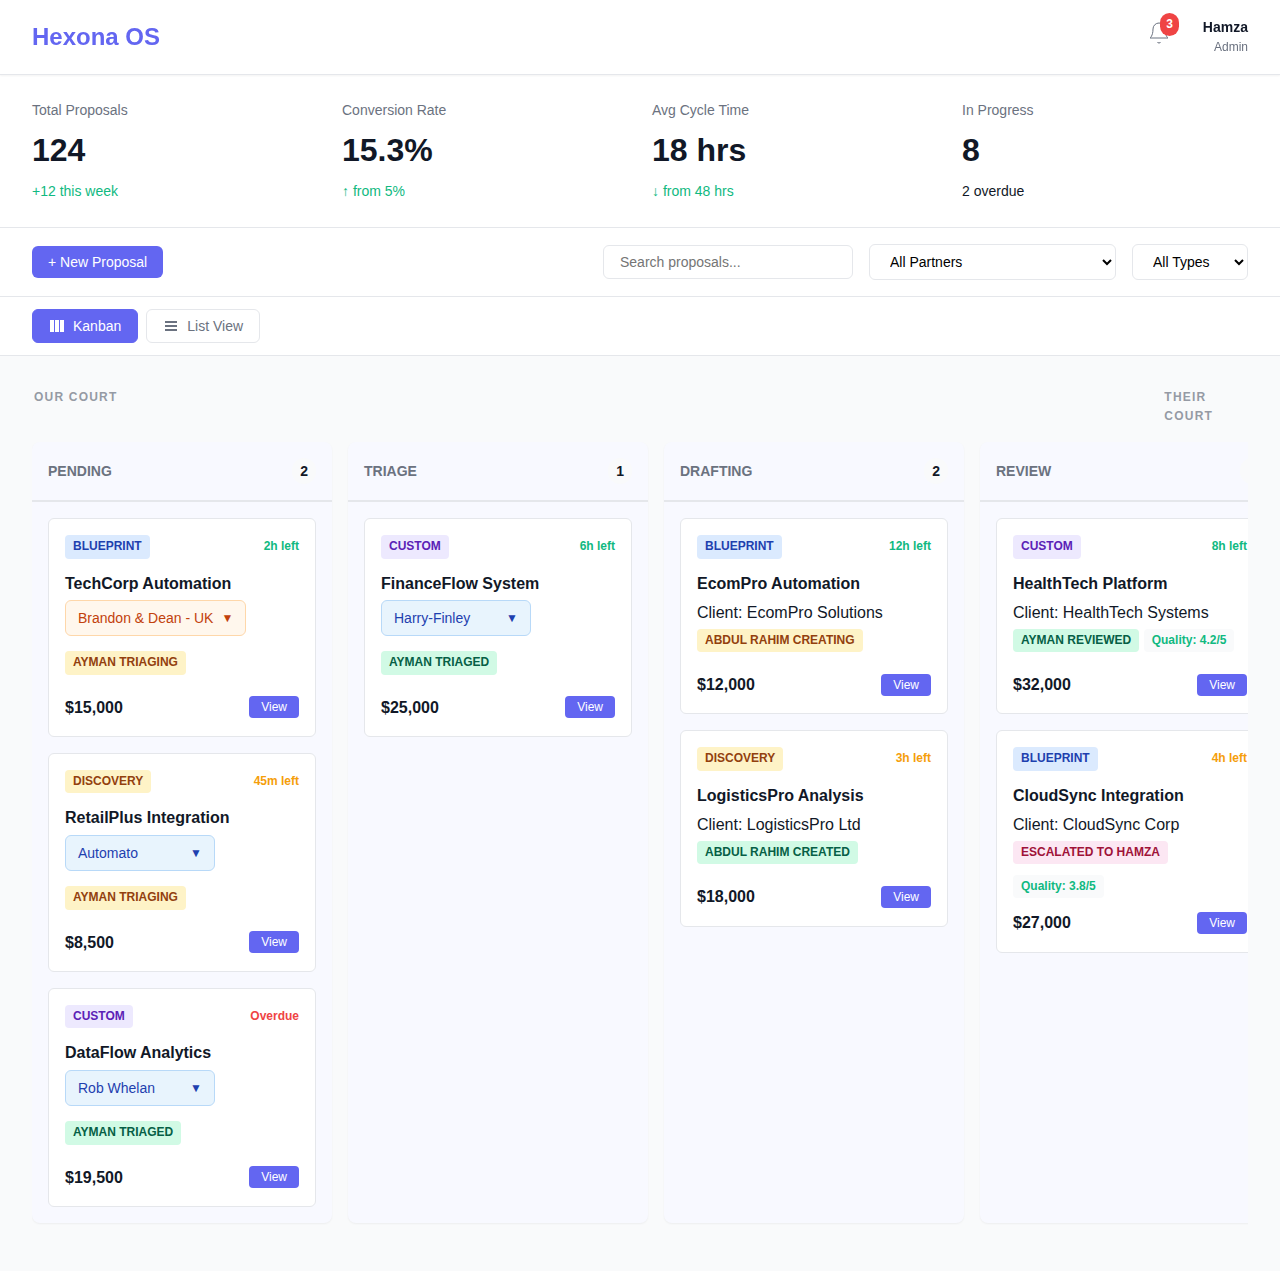
<file: index.html>
<!DOCTYPE html>
<html lang="en">
<head>
    <meta charset="UTF-8">
    <meta name="viewport" content="width=device-width, initial-scale=1.0">
    <meta http-equiv="refresh" content="0; url=/prototype/index.html">
    <title>Hexona OS - Redirecting...</title>
</head>
<body>
    <p>Redirecting to Hexona OS prototype...</p>
    <script>
        window.location.href = '/prototype/index.html';
    </script>
</body>
</html>
</file>
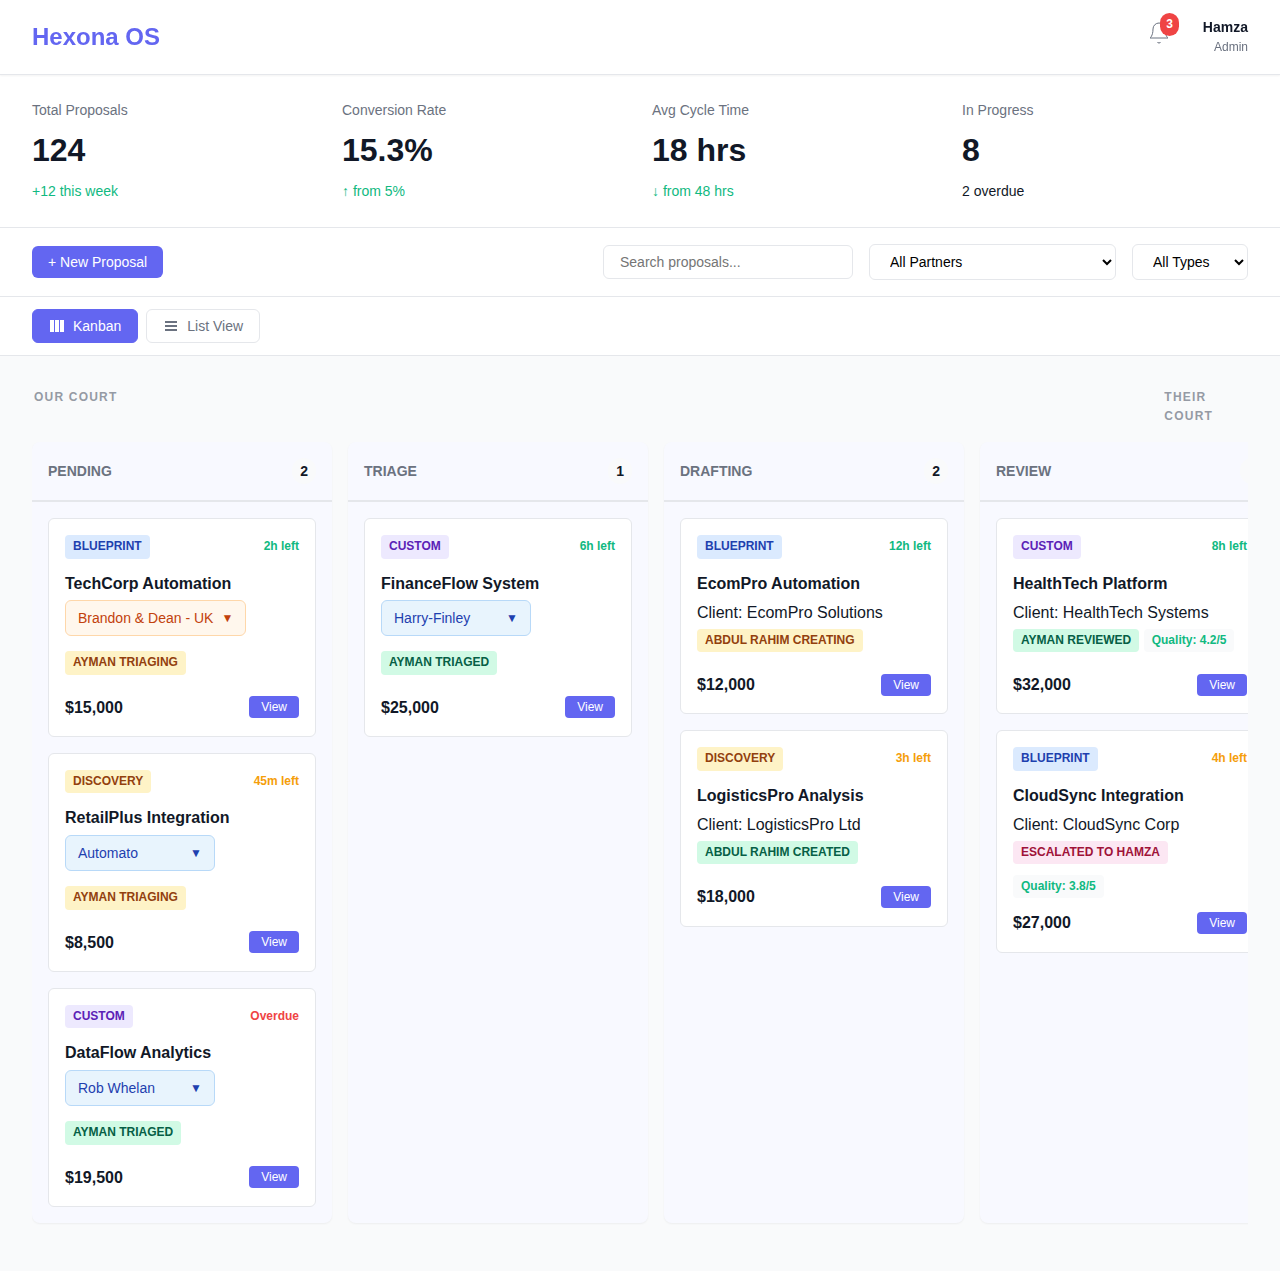
<file: prototype/index.html>
<!DOCTYPE html>
<html lang="en">
<head>
    <meta charset="UTF-8">
    <meta name="viewport" content="width=device-width, initial-scale=1.0">
    <title>Hexona OS - Proposal Management Dashboard</title>
    <link rel="stylesheet" href="css/styles.css">
</head>
<body>
    <!-- Header -->
    <header class="main-header">
        <div class="header-left">
            <h1 class="logo">Hexona OS</h1>
        </div>
        <div class="header-right">
            <div class="notifications">
                <span class="notification-badge">3</span>
                <svg class="icon-bell" width="24" height="24" viewBox="0 0 24 24" fill="none" stroke="currentColor">
                    <path d="M18 8A6 6 0 0 0 6 8c0 7-3 9-3 9h18s-3-2-3-9"></path>
                    <path d="M13.73 21a2 2 0 0 1-3.46 0"></path>
                </svg>
            </div>
            <div class="user-info">
                <span class="user-name">Hamza</span>
                <span class="user-role">Admin</span>
            </div>
        </div>
    </header>

    <!-- Metrics Bar -->
    <section class="metrics-bar">
        <div class="metric-card">
            <span class="metric-label">Total Proposals</span>
            <span class="metric-value">124</span>
            <span class="metric-change positive">+12 this week</span>
        </div>
        <div class="metric-card">
            <span class="metric-label">Conversion Rate</span>
            <span class="metric-value">15.3%</span>
            <span class="metric-change positive">↑ from 5%</span>
        </div>
        <div class="metric-card">
            <span class="metric-label">Avg Cycle Time</span>
            <span class="metric-value">18 hrs</span>
            <span class="metric-change positive">↓ from 48 hrs</span>
        </div>
        <div class="metric-card">
            <span class="metric-label">In Progress</span>
            <span class="metric-value">8</span>
            <span class="metric-change">2 overdue</span>
        </div>
    </section>

    <!-- Filter Bar -->
    <section class="filter-bar">
        <button class="btn btn-primary" onclick="openNewProposal()">
            + New Proposal
        </button>
        <div class="filter-group">
            <input type="text" class="search-input" placeholder="Search proposals...">
            <select class="filter-select">
                <option value="">All Partners</option>
                <optgroup label="Cohort 3">
                    <option value="vonne">Vonne - USA</option>
                    <option value="brandon-g">Brandon Givens - USA</option>
                    <option value="pamela">Pamela Stewart - ON</option>
                    <option value="nate">Nate Guirretez - Germany</option>
                </optgroup>
                <optgroup label="Cohort 2">
                    <option value="mohammad">Mohammad Nabil - GCC</option>
                    <option value="mateo">Mateo Caldas - LA</option>
                    <option value="dan">Dan Lucassen - Netherlands</option>
                    <option value="cutter">Cutter Werdel - US</option>
                    <option value="kevin">Kevin Simon - TX</option>
                </optgroup>
                <optgroup label="Cohort 1">
                    <option value="rachit">Rachit Saini - Vancouver</option>
                    <option value="rob">Rob Whelan - Ireland</option>
                    <option value="jack">Jack Taitague - Guam</option>
                    <option value="brandon">Brandon & Dean - UK</option>
                    <option value="christina">Christina Samaan - Detroit</option>
                </optgroup>
            </select>
            <select class="filter-select">
                <option value="">All Types</option>
                <option value="blueprint">Blueprint</option>
                <option value="discovery">Discovery</option>
                <option value="custom">Custom</option>
            </select>
        </div>
    </section>

    <!-- View Selector -->
    <section class="view-selector-bar">
        <div class="view-toggle-buttons">
            <button class="view-toggle-btn active" onclick="window.location.href='index.html'">
                <svg width="16" height="16" viewBox="0 0 16 16" fill="currentColor">
                    <rect x="1" y="2" width="4" height="12"></rect>
                    <rect x="6" y="2" width="4" height="12"></rect>
                    <rect x="11" y="2" width="4" height="12"></rect>
                </svg>
                Kanban
            </button>
            <button class="view-toggle-btn" onclick="window.location.href='list-view.html'">
                <svg width="16" height="16" viewBox="0 0 16 16" fill="currentColor">
                    <rect x="2" y="3" width="12" height="2"></rect>
                    <rect x="2" y="7" width="12" height="2"></rect>
                    <rect x="2" y="11" width="12" height="2"></rect>
                </svg>
                List View
            </button>
        </div>
    </section>

    <!-- Main Pipeline View -->
    <main class="pipeline-container">
        <!-- Court Labels -->
        <div class="court-labels">
            <span class="court-label internal">OUR COURT</span>
            <span class="court-label external">THEIR COURT</span>
        </div>
        <div class="pipeline-wrapper">
            <!-- PENDING Column -->
            <div class="pipeline-column internal-stage" data-status="pending">
                <div class="column-header">
                    <h3>PENDING</h3>
                    <span class="column-count">2</span>
                </div>
                <div class="column-body" ondrop="drop(event)" ondragover="allowDrop(event)">
                    <div class="proposal-card" draggable="true" ondragstart="drag(event)" id="prop-1">
                        <div class="card-header">
                            <span class="card-type blueprint">Blueprint</span>
                            <span class="card-sla green">2h left</span>
                        </div>
                        <h4 class="card-title">TechCorp Automation</h4>
                        <div class="card-partner">
                            <div class="partner-dropdown">
                                <div class="partner-selected cohort-1" onclick="togglePartnerDropdown(event, 'prop-1')" data-partner="Brandon & Dean - UK">
                                    <span>Brandon & Dean - UK</span>
                                    <span class="dropdown-arrow">▼</span>
                                </div>
                                <div class="partner-dropdown-menu" id="partner-menu-prop-1">
                                    <!-- Cohort 3 (Green) -->
                                    <div class="partner-option cohort-3" onclick="selectPartner(event, 'prop-1', 'Vonne - USA', 3)">Vonne - USA</div>
                                    <div class="partner-option cohort-3" onclick="selectPartner(event, 'prop-1', 'Brandon Givens - USA', 3)">Brandon Givens - USA</div>
                                    <div class="partner-option cohort-3" onclick="selectPartner(event, 'prop-1', 'Pamela Stewart - ON', 3)">Pamela Stewart - ON</div>
                                    <div class="partner-option cohort-3" onclick="selectPartner(event, 'prop-1', 'Nate Guirretez - Germany', 3)">Nate Guirretez - Germany</div>
                                    <!-- Cohort 2 (Blue) -->
                                    <div class="partner-option cohort-2" onclick="selectPartner(event, 'prop-1', 'Mohammad Nabil - GCC', 2)">Mohammad Nabil - GCC</div>
                                    <div class="partner-option cohort-2" onclick="selectPartner(event, 'prop-1', 'Mateo Caldas - LA', 2)">Mateo Caldas - LA</div>
                                    <div class="partner-option cohort-2" onclick="selectPartner(event, 'prop-1', 'Dan Lucassen - Netherlands', 2)">Dan Lucassen - Netherlands</div>
                                    <div class="partner-option cohort-2" onclick="selectPartner(event, 'prop-1', 'Cutter Werdel - US', 2)">Cutter Werdel - US</div>
                                    <div class="partner-option cohort-2" onclick="selectPartner(event, 'prop-1', 'Kevin Simon - TX', 2)">Kevin Simon - TX</div>
                                    <div class="partner-option cohort-2" onclick="selectPartner(event, 'prop-1', 'Lawrence Guerrero - USA', 2)">Lawrence Guerrero - USA</div>
                                    <div class="partner-option cohort-2" onclick="selectPartner(event, 'prop-1', 'Dino Caruso - Ontario', 2)">Dino Caruso - Ontario</div>
                                    <div class="partner-option cohort-2" onclick="selectPartner(event, 'prop-1', 'Michael H - SA', 2)">Michael H - SA</div>
                                    <div class="partner-option cohort-2" onclick="selectPartner(event, 'prop-1', 'Anith Chacko - SA', 2)">Anith Chacko - SA</div>
                                    <div class="partner-option cohort-2" onclick="selectPartner(event, 'prop-1', 'Keith Booker - TX', 2)">Keith Booker - TX</div>
                                    <div class="partner-option cohort-2" onclick="selectPartner(event, 'prop-1', 'Blake Roberts - FL', 2)">Blake Roberts - FL</div>
                                    <div class="partner-option cohort-2" onclick="selectPartner(event, 'prop-1', 'Slade Gainey - SC', 2)">Slade Gainey - SC</div>
                                    <div class="partner-option cohort-2" onclick="selectPartner(event, 'prop-1', 'Willie Koen - SA', 2)">Willie Koen - SA</div>
                                    <div class="partner-option cohort-2" onclick="selectPartner(event, 'prop-1', 'Jake Hidalgo', 2)">Jake Hidalgo</div>
                                    <!-- Cohort 1 (Orange) -->
                                    <div class="partner-option cohort-1" onclick="selectPartner(event, 'prop-1', 'Rachit Saini - Vancouver', 1)">Rachit Saini - Vancouver</div>
                                    <div class="partner-option cohort-1" onclick="selectPartner(event, 'prop-1', 'Rob Whelan - Ireland', 1)">Rob Whelan - Ireland</div>
                                    <div class="partner-option cohort-1" onclick="selectPartner(event, 'prop-1', 'Jack Taitague - Guam', 1)">Jack Taitague - Guam</div>
                                    <div class="partner-option cohort-1" onclick="selectPartner(event, 'prop-1', 'Challon Nazaire - UK', 1)">Challon Nazaire - UK</div>
                                    <div class="partner-option cohort-1 selected" onclick="selectPartner(event, 'prop-1', 'Brandon & Dean - UK', 1)">Brandon & Dean - UK</div>
                                    <div class="partner-option cohort-1" onclick="selectPartner(event, 'prop-1', 'Amin & Yasmine - MTL/DXB', 1)">Amin & Yasmine - MTL/DXB</div>
                                    <div class="partner-option cohort-1" onclick="selectPartner(event, 'prop-1', 'Christina Samaan - Detroit', 1)">Christina Samaan - Detroit</div>
                                    <div class="partner-option cohort-1" onclick="selectPartner(event, 'prop-1', 'Shaun Cook - Tennessee', 1)">Shaun Cook - Tennessee</div>
                                    <div class="partner-option cohort-1" onclick="selectPartner(event, 'prop-1', 'Balal Nadeem - Dubai', 1)">Balal Nadeem - Dubai</div>
                                    <div class="partner-option cohort-1" onclick="selectPartner(event, 'prop-1', 'Nick Metz - Denver', 1)">Nick Metz - Denver</div>
                                </div>
                            </div>
                        </div>
                        <div class="card-meta">
                            <span class="card-status triaging">Ayman triaging</span>
                        </div>
                        <div class="card-footer">
                            <span class="card-value">$15,000</span>
                            <button class="card-action" onclick="openProposalDetail('prop-1')">View</button>
                        </div>
                    </div>
                    <div class="proposal-card" draggable="true" ondragstart="drag(event)" id="prop-2">
                        <div class="card-header">
                            <span class="card-type discovery">Discovery</span>
                            <span class="card-sla yellow">45m left</span>
                        </div>
                        <h4 class="card-title">RetailPlus Integration</h4>
                        <div class="card-partner">
                            <div class="partner-dropdown">
                                <div class="partner-selected" onclick="togglePartnerDropdown(event, 'prop-2')" data-partner="Automato">
                                    <span>Automato</span>
                                    <span class="dropdown-arrow">▼</span>
                                </div>
                                <div class="partner-dropdown-menu" id="partner-menu-prop-2">
                                    <div class="partner-option" onclick="selectPartner(event, 'prop-2', 'Rachit Saini')">Rachit Saini</div>
                                    <div class="partner-option" onclick="selectPartner(event, 'prop-2', 'Rob Whelan')">Rob Whelan</div>
                                    <div class="partner-option" onclick="selectPartner(event, 'prop-2', 'Jack Taitague')">Jack Taitague</div>
                                    <div class="partner-option" onclick="selectPartner(event, 'prop-2', 'Challon Nazaire')">Challon Nazaire</div>
                                    <div class="partner-option" onclick="selectPartner(event, 'prop-2', 'Brandon & Dean')">Brandon & Dean</div>
                                    <div class="partner-option selected" onclick="selectPartner(event, 'prop-2', 'Automato')">Automato</div>
                                    <div class="partner-option" onclick="selectPartner(event, 'prop-2', 'Christina Samaan')">Christina Samaan</div>
                                    <div class="partner-option" onclick="selectPartner(event, 'prop-2', 'Harry-Finley')">Harry-Finley</div>
                                    <div class="partner-option" onclick="selectPartner(event, 'prop-2', 'Various Partners')">Various Partners</div>
                                </div>
                            </div>
                        </div>
                        <div class="card-meta">
                            <span class="card-status triaging">Ayman triaging</span>
                        </div>
                        <div class="card-footer">
                            <span class="card-value">$8,500</span>
                            <button class="card-action" onclick="openProposalDetail('prop-2')">View</button>
                        </div>
                    </div>
                    <div class="proposal-card" draggable="true" ondragstart="drag(event)" id="prop-12">
                        <div class="card-header">
                            <span class="card-type custom">Custom</span>
                            <span class="card-sla red">Overdue</span>
                        </div>
                        <h4 class="card-title">DataFlow Analytics</h4>
                        <div class="card-partner">
                            <div class="partner-dropdown">
                                <div class="partner-selected" onclick="togglePartnerDropdown(event, 'prop-12')" data-partner="Rob Whelan">
                                    <span>Rob Whelan</span>
                                    <span class="dropdown-arrow">▼</span>
                                </div>
                                <div class="partner-dropdown-menu" id="partner-menu-prop-12">
                                    <div class="partner-option" onclick="selectPartner(event, 'prop-12', 'Rachit Saini')">Rachit Saini</div>
                                    <div class="partner-option selected" onclick="selectPartner(event, 'prop-12', 'Rob Whelan')">Rob Whelan</div>
                                    <div class="partner-option" onclick="selectPartner(event, 'prop-12', 'Jack Taitague')">Jack Taitague</div>
                                    <div class="partner-option" onclick="selectPartner(event, 'prop-12', 'Challon Nazaire')">Challon Nazaire</div>
                                    <div class="partner-option" onclick="selectPartner(event, 'prop-12', 'Brandon & Dean')">Brandon & Dean</div>
                                    <div class="partner-option" onclick="selectPartner(event, 'prop-12', 'Automato')">Automato</div>
                                    <div class="partner-option" onclick="selectPartner(event, 'prop-12', 'Christina Samaan')">Christina Samaan</div>
                                    <div class="partner-option" onclick="selectPartner(event, 'prop-12', 'Harry-Finley')">Harry-Finley</div>
                                    <div class="partner-option" onclick="selectPartner(event, 'prop-12', 'Various Partners')">Various Partners</div>
                                </div>
                            </div>
                        </div>
                        <div class="card-meta">
                            <span class="card-status triaged">Ayman triaged</span>
                        </div>
                        <div class="card-footer">
                            <span class="card-value">$19,500</span>
                            <button class="card-action" onclick="openProposalDetail('prop-12')">View</button>
                        </div>
                    </div>
                </div>
            </div>

            <!-- TRIAGE Column -->
            <div class="pipeline-column internal-stage" data-status="triage">
                <div class="column-header">
                    <h3>TRIAGE</h3>
                    <span class="column-count">1</span>
                </div>
                <div class="column-body" ondrop="drop(event)" ondragover="allowDrop(event)">
                    <div class="proposal-card" draggable="true" ondragstart="drag(event)" id="prop-3">
                        <div class="card-header">
                            <span class="card-type custom">Custom</span>
                            <span class="card-sla green">6h left</span>
                        </div>
                        <h4 class="card-title">FinanceFlow System</h4>
                        <div class="card-partner">
                            <div class="partner-dropdown">
                                <div class="partner-selected" onclick="togglePartnerDropdown(event, 'prop-3')" data-partner="Harry-Finley">
                                    <span>Harry-Finley</span>
                                    <span class="dropdown-arrow">▼</span>
                                </div>
                                <div class="partner-dropdown-menu" id="partner-menu-prop-3">
                                    <div class="partner-option" onclick="selectPartner(event, 'prop-3', 'Rachit Saini')">Rachit Saini</div>
                                    <div class="partner-option" onclick="selectPartner(event, 'prop-3', 'Rob Whelan')">Rob Whelan</div>
                                    <div class="partner-option" onclick="selectPartner(event, 'prop-3', 'Jack Taitague')">Jack Taitague</div>
                                    <div class="partner-option" onclick="selectPartner(event, 'prop-3', 'Challon Nazaire')">Challon Nazaire</div>
                                    <div class="partner-option" onclick="selectPartner(event, 'prop-3', 'Brandon & Dean')">Brandon & Dean</div>
                                    <div class="partner-option" onclick="selectPartner(event, 'prop-3', 'Automato')">Automato</div>
                                    <div class="partner-option" onclick="selectPartner(event, 'prop-3', 'Christina Samaan')">Christina Samaan</div>
                                    <div class="partner-option selected" onclick="selectPartner(event, 'prop-3', 'Harry-Finley')">Harry-Finley</div>
                                    <div class="partner-option" onclick="selectPartner(event, 'prop-3', 'Various Partners')">Various Partners</div>
                                </div>
                            </div>
                        </div>
                        <div class="card-meta">
                            <span class="card-status triaged">Ayman triaged</span>
                        </div>
                        <div class="card-footer">
                            <span class="card-value">$25,000</span>
                            <button class="card-action" onclick="openProposalDetail('prop-3')">View</button>
                        </div>
                    </div>
                </div>
            </div>

            <!-- DRAFTING Column -->
            <div class="pipeline-column internal-stage" data-status="drafting">
                <div class="column-header">
                    <h3>DRAFTING</h3>
                    <span class="column-count">2</span>
                </div>
                <div class="column-body" ondrop="drop(event)" ondragover="allowDrop(event)">
                    <div class="proposal-card" draggable="true" ondragstart="drag(event)" id="prop-4">
                        <div class="card-header">
                            <span class="card-type blueprint">Blueprint</span>
                            <span class="card-sla green">12h left</span>
                        </div>
                        <h4 class="card-title">EcomPro Automation</h4>
                        <p class="card-client">Client: EcomPro Solutions</p>
                        <div class="card-meta">
                            <span class="card-status creating">Abdul Rahim creating</span>
                        </div>
                        <div class="card-footer">
                            <span class="card-value">$12,000</span>
                            <button class="card-action" onclick="openProposalDetail('prop-4')">View</button>
                        </div>
                    </div>
                    <div class="proposal-card" draggable="true" ondragstart="drag(event)" id="prop-5">
                        <div class="card-header">
                            <span class="card-type discovery">Discovery</span>
                            <span class="card-sla yellow">3h left</span>
                        </div>
                        <h4 class="card-title">LogisticsPro Analysis</h4>
                        <p class="card-client">Client: LogisticsPro Ltd</p>
                        <div class="card-meta">
                            <span class="card-status created">Abdul Rahim created</span>
                        </div>
                        <div class="card-footer">
                            <span class="card-value">$18,000</span>
                            <button class="card-action" onclick="openProposalDetail('prop-5')">View</button>
                        </div>
                    </div>
                </div>
            </div>

            <!-- REVIEW Column -->
            <div class="pipeline-column internal-stage" data-status="review">
                <div class="column-header">
                    <h3>REVIEW</h3>
                    <span class="column-count">1</span>
                </div>
                <div class="column-body" ondrop="drop(event)" ondragover="allowDrop(event)">
                    <div class="proposal-card" draggable="true" ondragstart="drag(event)" id="prop-6">
                        <div class="card-header">
                            <span class="card-type custom">Custom</span>
                            <span class="card-sla green">8h left</span>
                        </div>
                        <h4 class="card-title">HealthTech Platform</h4>
                        <p class="card-client">Client: HealthTech Systems</p>
                        <div class="card-meta">
                            <span class="card-status reviewed">Ayman reviewed</span>
                            <span class="quality-score">Quality: 4.2/5</span>
                        </div>
                        <div class="card-footer">
                            <span class="card-value">$32,000</span>
                            <button class="card-action" onclick="openProposalDetail('prop-6')">View</button>
                        </div>
                    </div>
                    <div class="proposal-card" draggable="true" ondragstart="drag(event)" id="prop-13">
                        <div class="card-header">
                            <span class="card-type blueprint">Blueprint</span>
                            <span class="card-sla yellow">4h left</span>
                        </div>
                        <h4 class="card-title">CloudSync Integration</h4>
                        <p class="card-client">Client: CloudSync Corp</p>
                        <div class="card-meta">
                            <span class="card-status escalated">Escalated to Hamza</span>
                            <span class="quality-score">Quality: 3.8/5</span>
                        </div>
                        <div class="card-footer">
                            <span class="card-value">$27,000</span>
                            <button class="card-action" onclick="openProposalDetail('prop-13')">View</button>
                        </div>
                    </div>
                </div>
            </div>

            <!-- Vertical Separator -->
            <div class="stage-separator"></div>

            <!-- SENT Column -->
            <div class="pipeline-column external-stage" data-status="sent">
                <div class="column-header">
                    <h3>SENT</h3>
                    <span class="column-count">3</span>
                </div>
                <div class="column-body" ondrop="drop(event)" ondragover="allowDrop(event)">
                    <div class="proposal-card" draggable="true" ondragstart="drag(event)" id="prop-7">
                        <div class="card-header">
                            <span class="card-type blueprint">Blueprint</span>
                            <span class="card-age">3 days ago</span>
                        </div>
                        <h4 class="card-title">MarketingHub Setup</h4>
                        <p class="card-client">Client: MarketingHub Co</p>
                        <div class="card-meta">
                            <span class="last-nudge">Next nudge: Tomorrow</span>
                        </div>
                        <div class="card-footer">
                            <span class="card-value">$9,500</span>
                            <button class="card-action" onclick="openProposalDetail('prop-7')">View</button>
                        </div>
                    </div>
                    <div class="proposal-card" draggable="true" ondragstart="drag(event)" id="prop-8">
                        <div class="card-header">
                            <span class="card-type discovery">Discovery</span>
                            <span class="card-age">5 days ago</span>
                        </div>
                        <h4 class="card-title">SalesPro Integration</h4>
                        <p class="card-client">Client: SalesPro Inc</p>
                        <div class="card-meta">
                            <span class="last-nudge warning">Needs follow-up</span>
                        </div>
                        <div class="card-footer">
                            <span class="card-value">$14,000</span>
                            <button class="card-action" onclick="openProposalDetail('prop-8')">View</button>
                        </div>
                    </div>
                </div>
            </div>

            <!-- NEGOTIATION Column -->
            <div class="pipeline-column external-stage" data-status="negotiation">
                <div class="column-header">
                    <h3>NEGOTIATION</h3>
                    <span class="column-count">1</span>
                </div>
                <div class="column-body" ondrop="drop(event)" ondragover="allowDrop(event)">
                    <div class="proposal-card" draggable="true" ondragstart="drag(event)" id="prop-9">
                        <div class="card-header">
                            <span class="card-type custom">Custom</span>
                            <span class="card-age">2 days ago</span>
                        </div>
                        <h4 class="card-title">DataSync Enterprise</h4>
                        <p class="card-client">Client: DataSync Corp</p>
                        <div class="card-meta">
                            <span class="negotiation-status">Verbal commitment</span>
                        </div>
                        <div class="card-footer">
                            <span class="card-value">$28,000</span>
                            <button class="card-action" onclick="openProposalDetail('prop-9')">View</button>
                        </div>
                    </div>
                </div>
            </div>

            <!-- WON/LOST Column -->
            <div class="pipeline-column external-stage" data-status="closed">
                <div class="column-header">
                    <h3>CLOSED</h3>
                    <span class="column-count">2</span>
                </div>
                <div class="column-body" ondrop="drop(event)" ondragover="allowDrop(event)">
                    <div class="proposal-card won" draggable="true" ondragstart="drag(event)" id="prop-10">
                        <div class="card-header">
                            <span class="card-status won">WON</span>
                            <span class="card-age">Yesterday</span>
                        </div>
                        <h4 class="card-title">CloudOps Migration</h4>
                        <p class="card-client">Client: CloudOps Technologies</p>
                        <div class="card-footer">
                            <span class="card-value">$22,000</span>
                            <button class="card-action" onclick="openProposalDetail('prop-10')">View</button>
                        </div>
                    </div>
                    <div class="proposal-card lost" draggable="true" ondragstart="drag(event)" id="prop-11">
                        <div class="card-header">
                            <span class="card-status lost">LOST</span>
                            <span class="card-age">2 days ago</span>
                        </div>
                        <h4 class="card-title">InventoryPro System</h4>
                        <p class="card-client">Client: InventoryPro LLC</p>
                        <div class="card-meta">
                            <span class="loss-reason">Budget constraints</span>
                        </div>
                        <div class="card-footer">
                            <span class="card-value">$16,000</span>
                            <button class="card-action" onclick="openProposalDetail('prop-11')">View</button>
                        </div>
                    </div>
                </div>
            </div>
        </div>
    </main>

    <!-- Proposal Detail Modal -->
    <div id="proposalModal" class="modal">
        <div class="modal-content">
            <span class="close" onclick="closeModal()">&times;</span>
            <div id="modalBody">
                <!-- Content will be loaded dynamically -->
            </div>
        </div>
    </div>

    <!-- Toast Notifications -->
    <div id="toastContainer" class="toast-container"></div>

    <script src="js/app.js"></script>
</body>
</html>
</file>
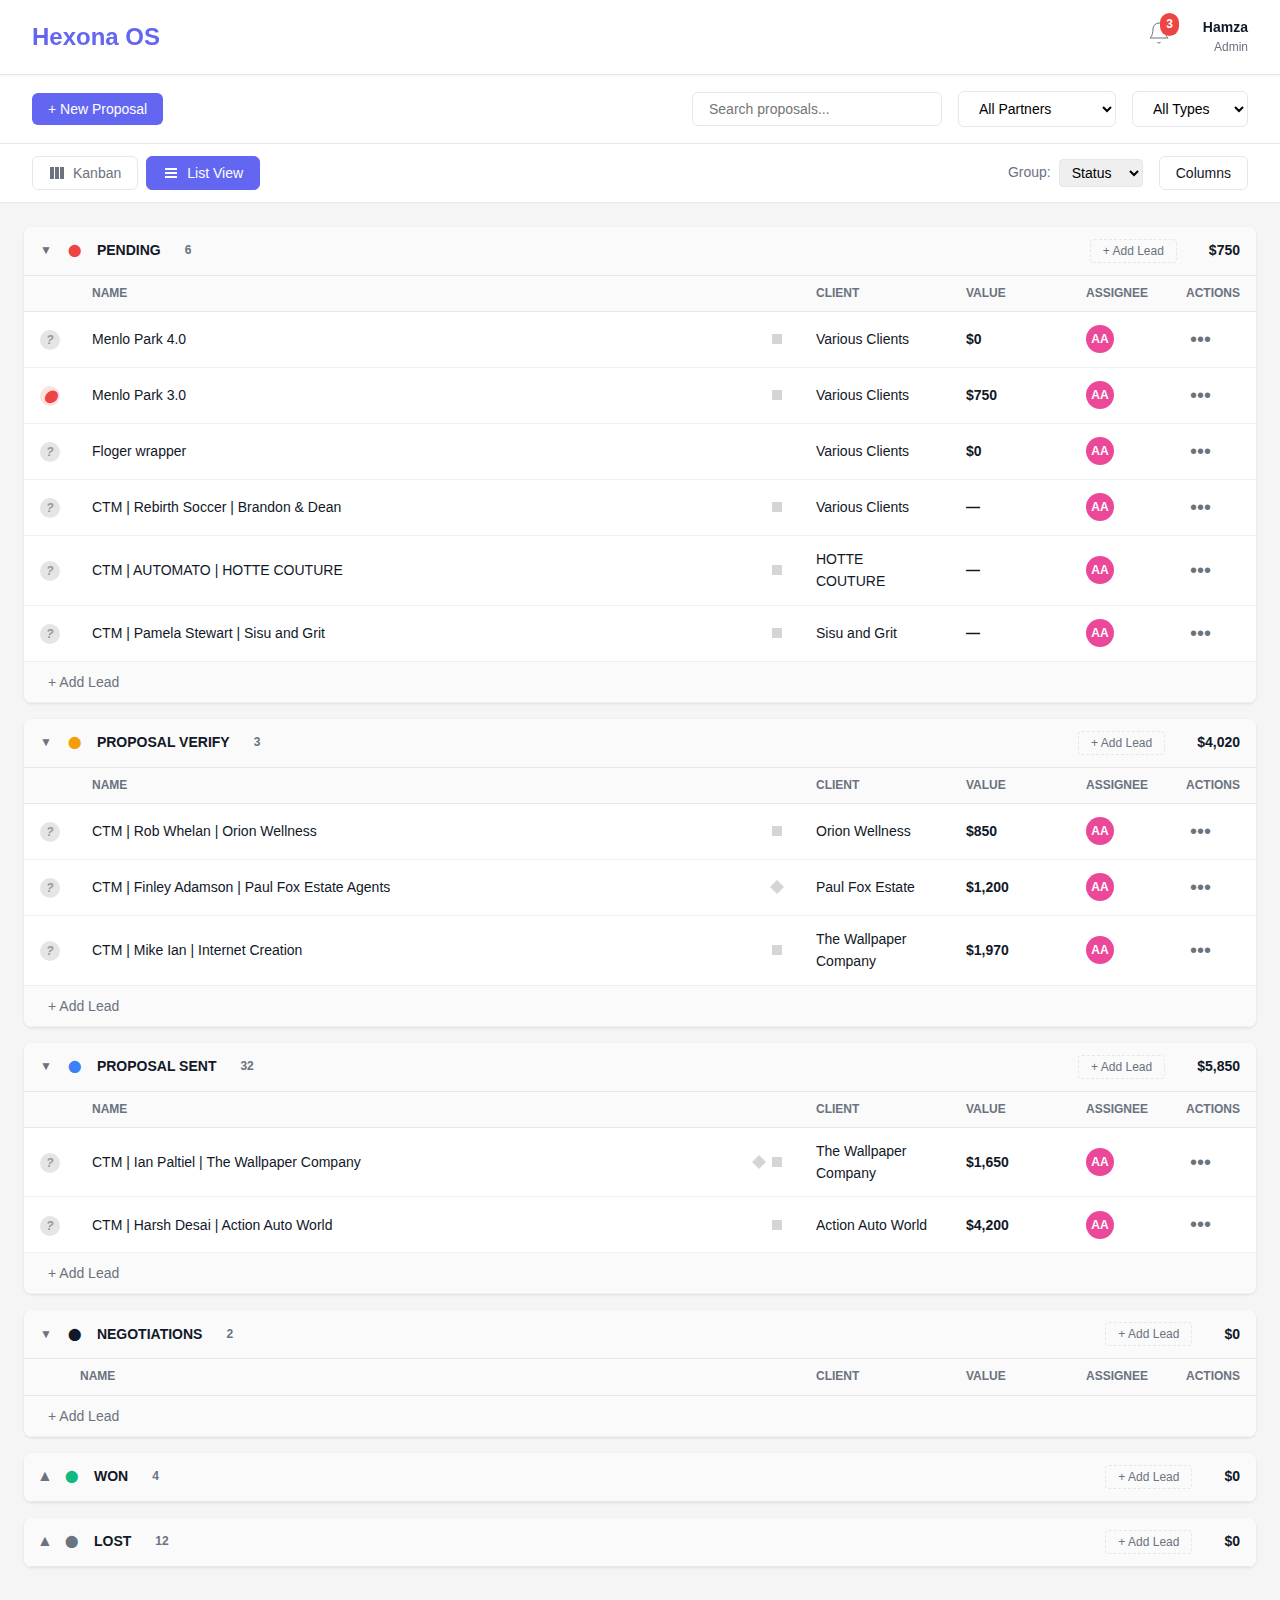
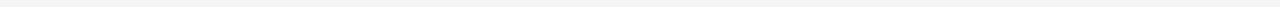
<file: prototype/list-view.html>
<!DOCTYPE html>
<html lang="en">
<head>
    <meta charset="UTF-8">
    <meta name="viewport" content="width=device-width, initial-scale=1.0">
    <title>Hexona OS - List View</title>
    <link rel="stylesheet" href="css/styles.css">
    <link rel="stylesheet" href="css/list-view.css">
</head>
<body>
    <!-- Header -->
    <header class="main-header">
        <div class="header-left">
            <h1 class="logo">Hexona OS</h1>
        </div>
        <div class="header-right">
            <div class="notifications">
                <span class="notification-badge">3</span>
                <svg class="icon-bell" width="24" height="24" viewBox="0 0 24 24" fill="none" stroke="currentColor">
                    <path d="M18 8A6 6 0 0 0 6 8c0 7-3 9-3 9h18s-3-2-3-9"></path>
                    <path d="M13.73 21a2 2 0 0 1-3.46 0"></path>
                </svg>
            </div>
            <div class="user-info">
                <span class="user-name">Hamza</span>
                <span class="user-role">Admin</span>
            </div>
        </div>
    </header>

    <!-- Filter Bar -->
    <section class="filter-bar">
        <button class="btn btn-primary" onclick="addProposal('new')">
            + New Proposal
        </button>
        <div class="filter-group">
            <input type="text" class="search-input" placeholder="Search proposals...">
            <select class="filter-select">
                <option value="">All Partners</option>
                <option value="partner1">DFY Dave</option>
                <option value="partner2">Agency Alex</option>
                <option value="partner3">Consultant Chris</option>
            </select>
            <select class="filter-select">
                <option value="">All Types</option>
                <option value="blueprint">Blueprint</option>
                <option value="discovery">Discovery</option>
                <option value="custom">Custom</option>
            </select>
        </div>
    </section>

    <!-- View Selector -->
    <section class="view-selector-bar">
        <div class="view-toggle-buttons">
            <button class="view-toggle-btn" onclick="window.location.href='index.html'">
                <svg width="16" height="16" viewBox="0 0 16 16" fill="currentColor">
                    <rect x="1" y="2" width="4" height="12"></rect>
                    <rect x="6" y="2" width="4" height="12"></rect>
                    <rect x="11" y="2" width="4" height="12"></rect>
                </svg>
                Kanban
            </button>
            <button class="view-toggle-btn active" onclick="window.location.href='list-view.html'">
                <svg width="16" height="16" viewBox="0 0 16 16" fill="currentColor">
                    <rect x="2" y="3" width="12" height="2"></rect>
                    <rect x="2" y="7" width="12" height="2"></rect>
                    <rect x="2" y="11" width="12" height="2"></rect>
                </svg>
                List View
            </button>
        </div>
        <div class="list-view-controls">
            <div class="group-by">
                <label>Group:</label>
                <select id="groupBy" onchange="groupProposals(this.value)">
                    <option value="status" selected>Status</option>
                    <option value="partner">Partner</option>
                    <option value="type">Type</option>
                </select>
            </div>
            <button class="btn btn-secondary" onclick="toggleColumns()">
                Columns
            </button>
        </div>
    </section>

    <!-- List View Container -->
    <main class="list-view-container">
        <!-- PENDING Status Group -->
        <div class="status-group" data-status="pending">
            <div class="group-header" onclick="toggleGroup('pending')">
                <span class="collapse-arrow">▼</span>
                <span class="status-icon pending">⬤</span>
                <span class="group-title">PENDING</span>
                <span class="group-count">6</span>
                <button class="add-btn" onclick="addProposal('pending')">+ Add Lead</button>
                <span class="group-total">$750</span>
            </div>
            <div class="group-content" id="pending-content">
                <table class="proposal-table">
                    <thead>
                        <tr>
                            <th width="40"></th>
                            <th>Name</th>
                            <th width="150">Client</th>
                            <th width="120">Value</th>
                            <th width="100">Assignee</th>
                            <th width="80">Actions</th>
                        </tr>
                    </thead>
                    <tbody>
                        <tr class="proposal-row">
                            <td class="status-cell">
                                <span class="status-indicator unknown">?</span>
                            </td>
                            <td class="name-cell">
                                <div class="proposal-name">
                                    Menlo Park 4.0
                                    <span class="proposal-icons">
                                        <svg width="14" height="14" viewBox="0 0 14 14" fill="#999">
                                            <path d="M2 2h10v10H2z"/>
                                        </svg>
                                    </span>
                                </div>
                            </td>
                            <td class="client-cell">
                                <span class="client-tag">Various Clients</span>
                            </td>
                            <td class="value-cell">$0</td>
                            <td class="assignee-cell">
                                <span class="assignee-avatar abdul">AA</span>
                            </td>
                            <td class="actions-cell">
                                <button class="action-btn" onclick="openProposalMenu(event)">•••</button>
                            </td>
                        </tr>
                        <tr class="proposal-row">
                            <td class="status-cell">
                                <span class="status-indicator critical">⬤</span>
                            </td>
                            <td class="name-cell">
                                <div class="proposal-name">
                                    Menlo Park 3.0
                                    <span class="proposal-icons">
                                        <svg width="14" height="14" viewBox="0 0 14 14" fill="#999">
                                            <path d="M2 2h10v10H2z"/>
                                        </svg>
                                    </span>
                                </div>
                            </td>
                            <td class="client-cell">
                                <span class="client-tag">Various Clients</span>
                            </td>
                            <td class="value-cell">$750</td>
                            <td class="assignee-cell">
                                <span class="assignee-avatar abdul">AA</span>
                            </td>
                            <td class="actions-cell">
                                <button class="action-btn" onclick="openProposalMenu(event)">•••</button>
                            </td>
                        </tr>
                        <tr class="proposal-row">
                            <td class="status-cell">
                                <span class="status-indicator unknown">?</span>
                            </td>
                            <td class="name-cell">
                                <div class="proposal-name">
                                    Floger wrapper
                                </div>
                            </td>
                            <td class="client-cell">
                                <span class="client-tag">Various Clients</span>
                            </td>
                            <td class="value-cell">$0</td>
                            <td class="assignee-cell">
                                <span class="assignee-avatar abdul">AA</span>
                            </td>
                            <td class="actions-cell">
                                <button class="action-btn" onclick="openProposalMenu(event)">•••</button>
                            </td>
                        </tr>
                        <tr class="proposal-row">
                            <td class="status-cell">
                                <span class="status-indicator unknown">?</span>
                            </td>
                            <td class="name-cell">
                                <div class="proposal-name">
                                    CTM | Rebirth Soccer | Brandon & Dean
                                    <span class="proposal-icons">
                                        <svg width="14" height="14" viewBox="0 0 14 14" fill="#999">
                                            <path d="M2 2h10v10H2z"/>
                                        </svg>
                                    </span>
                                </div>
                            </td>
                            <td class="client-cell">
                                <span class="client-tag">Various Clients</span>
                            </td>
                            <td class="value-cell">—</td>
                            <td class="assignee-cell">
                                <span class="assignee-avatar abdul">AA</span>
                            </td>
                            <td class="actions-cell">
                                <button class="action-btn" onclick="openProposalMenu(event)">•••</button>
                            </td>
                        </tr>
                        <tr class="proposal-row">
                            <td class="status-cell">
                                <span class="status-indicator unknown">?</span>
                            </td>
                            <td class="name-cell">
                                <div class="proposal-name">
                                    CTM | AUTOMATO | HOTTE COUTURE
                                    <span class="proposal-icons">
                                        <svg width="14" height="14" viewBox="0 0 14 14" fill="#999">
                                            <path d="M2 2h10v10H2z"/>
                                        </svg>
                                    </span>
                                </div>
                            </td>
                            <td class="client-cell">
                                <span class="client-tag">HOTTE COUTURE</span>
                            </td>
                            <td class="value-cell">—</td>
                            <td class="assignee-cell">
                                <span class="assignee-avatar abdul">AA</span>
                            </td>
                            <td class="actions-cell">
                                <button class="action-btn" onclick="openProposalMenu(event)">•••</button>
                            </td>
                        </tr>
                        <tr class="proposal-row">
                            <td class="status-cell">
                                <span class="status-indicator unknown">?</span>
                            </td>
                            <td class="name-cell">
                                <div class="proposal-name">
                                    CTM | Pamela Stewart | Sisu and Grit
                                    <span class="proposal-icons">
                                        <svg width="14" height="14" viewBox="0 0 14 14" fill="#999">
                                            <path d="M2 2h10v10H2z"/>
                                        </svg>
                                    </span>
                                </div>
                            </td>
                            <td class="client-cell">
                                <span class="client-tag">Sisu and Grit</span>
                            </td>
                            <td class="value-cell">—</td>
                            <td class="assignee-cell">
                                <span class="assignee-avatar abdul">AA</span>
                            </td>
                            <td class="actions-cell">
                                <button class="action-btn" onclick="openProposalMenu(event)">•••</button>
                            </td>
                        </tr>
                        <tr class="add-row">
                            <td colspan="6">
                                <button class="inline-add-btn" onclick="addProposal('pending')">+ Add Lead</button>
                            </td>
                        </tr>
                    </tbody>
                </table>
            </div>
        </div>

        <!-- VERIFY Status Group -->
        <div class="status-group" data-status="verify">
            <div class="group-header" onclick="toggleGroup('verify')">
                <span class="collapse-arrow">▼</span>
                <span class="status-icon verify">⬤</span>
                <span class="group-title">PROPOSAL VERIFY</span>
                <span class="group-count">3</span>
                <button class="add-btn" onclick="addProposal('verify')">+ Add Lead</button>
                <span class="group-total">$4,020</span>
            </div>
            <div class="group-content" id="verify-content">
                <table class="proposal-table">
                    <thead>
                        <tr>
                            <th width="40"></th>
                            <th>Name</th>
                            <th width="150">Client</th>
                            <th width="120">Value</th>
                            <th width="100">Assignee</th>
                            <th width="80">Actions</th>
                        </tr>
                    </thead>
                    <tbody>
                        <tr class="proposal-row">
                            <td class="status-cell">
                                <span class="status-indicator unknown">?</span>
                            </td>
                            <td class="name-cell">
                                <div class="proposal-name">
                                    CTM | Rob Whelan | Orion Wellness
                                    <span class="proposal-icons">
                                        <svg width="14" height="14" viewBox="0 0 14 14" fill="#999">
                                            <path d="M2 2h10v10H2z"/>
                                        </svg>
                                    </span>
                                </div>
                            </td>
                            <td class="client-cell">
                                <span class="client-tag">Orion Wellness</span>
                            </td>
                            <td class="value-cell">$850</td>
                            <td class="assignee-cell">
                                <span class="assignee-avatar abdul">AA</span>
                            </td>
                            <td class="actions-cell">
                                <button class="action-btn" onclick="openProposalMenu(event)">•••</button>
                            </td>
                        </tr>
                        <tr class="proposal-row">
                            <td class="status-cell">
                                <span class="status-indicator unknown">?</span>
                            </td>
                            <td class="name-cell">
                                <div class="proposal-name">
                                    CTM | Finley Adamson | Paul Fox Estate Agents
                                    <span class="proposal-icons">
                                        <svg width="14" height="14" viewBox="0 0 14 14" fill="#999">
                                            <path d="M7 0L14 7L7 14L0 7Z"/>
                                        </svg>
                                    </span>
                                </div>
                            </td>
                            <td class="client-cell">
                                <span class="client-tag">Paul Fox Estate</span>
                            </td>
                            <td class="value-cell">$1,200</td>
                            <td class="assignee-cell">
                                <span class="assignee-avatar abdul">AA</span>
                            </td>
                            <td class="actions-cell">
                                <button class="action-btn" onclick="openProposalMenu(event)">•••</button>
                            </td>
                        </tr>
                        <tr class="proposal-row">
                            <td class="status-cell">
                                <span class="status-indicator unknown">?</span>
                            </td>
                            <td class="name-cell">
                                <div class="proposal-name">
                                    CTM | Mike Ian | Internet Creation
                                    <span class="proposal-icons">
                                        <svg width="14" height="14" viewBox="0 0 14 14" fill="#999">
                                            <rect x="2" y="2" width="10" height="10" fill="#999"/>
                                        </svg>
                                    </span>
                                </div>
                            </td>
                            <td class="client-cell">
                                <span class="client-tag">The Wallpaper Company</span>
                            </td>
                            <td class="value-cell">$1,970</td>
                            <td class="assignee-cell">
                                <span class="assignee-avatar abdul">AA</span>
                            </td>
                            <td class="actions-cell">
                                <button class="action-btn" onclick="openProposalMenu(event)">•••</button>
                            </td>
                        </tr>
                        <tr class="add-row">
                            <td colspan="6">
                                <button class="inline-add-btn" onclick="addProposal('verify')">+ Add Lead</button>
                            </td>
                        </tr>
                    </tbody>
                </table>
            </div>
        </div>

        <!-- SENT Status Group -->
        <div class="status-group" data-status="sent">
            <div class="group-header" onclick="toggleGroup('sent')">
                <span class="collapse-arrow">▼</span>
                <span class="status-icon sent">⬤</span>
                <span class="group-title">PROPOSAL SENT</span>
                <span class="group-count">32</span>
                <button class="add-btn" onclick="addProposal('sent')">+ Add Lead</button>
                <span class="group-total">$41,860</span>
            </div>
            <div class="group-content" id="sent-content">
                <table class="proposal-table">
                    <thead>
                        <tr>
                            <th width="40"></th>
                            <th>Name</th>
                            <th width="150">Client</th>
                            <th width="120">Value</th>
                            <th width="100">Assignee</th>
                            <th width="80">Actions</th>
                        </tr>
                    </thead>
                    <tbody>
                        <tr class="proposal-row">
                            <td class="status-cell">
                                <span class="status-indicator unknown">?</span>
                            </td>
                            <td class="name-cell">
                                <div class="proposal-name">
                                    CTM | Ian Paltiel | The Wallpaper Company
                                    <span class="proposal-icons">
                                        <svg width="14" height="14" viewBox="0 0 14 14" fill="#999">
                                            <path d="M7 0L14 7L7 14L0 7Z"/>
                                        </svg>
                                        <svg width="14" height="14" viewBox="0 0 14 14" fill="#999">
                                            <path d="M2 2h10v10H2z"/>
                                        </svg>
                                    </span>
                                </div>
                            </td>
                            <td class="client-cell">
                                <span class="client-tag">The Wallpaper Company</span>
                            </td>
                            <td class="value-cell">$1,650</td>
                            <td class="assignee-cell">
                                <span class="assignee-avatar abdul">AA</span>
                            </td>
                            <td class="actions-cell">
                                <button class="action-btn" onclick="openProposalMenu(event)">•••</button>
                            </td>
                        </tr>
                        <tr class="proposal-row">
                            <td class="status-cell">
                                <span class="status-indicator unknown">?</span>
                            </td>
                            <td class="name-cell">
                                <div class="proposal-name">
                                    CTM | Harsh Desai | Action Auto World
                                    <span class="proposal-icons">
                                        <svg width="14" height="14" viewBox="0 0 14 14" fill="#999">
                                            <path d="M2 2h10v10H2z"/>
                                        </svg>
                                    </span>
                                </div>
                            </td>
                            <td class="client-cell">
                                <span class="client-tag">Action Auto World</span>
                            </td>
                            <td class="value-cell">$4,200</td>
                            <td class="assignee-cell">
                                <span class="assignee-avatar abdul">AA</span>
                            </td>
                            <td class="actions-cell">
                                <button class="action-btn" onclick="openProposalMenu(event)">•••</button>
                            </td>
                        </tr>
                        <tr class="add-row">
                            <td colspan="6">
                                <button class="inline-add-btn" onclick="addProposal('sent')">+ Add Lead</button>
                            </td>
                        </tr>
                    </tbody>
                </table>
            </div>
        </div>

        <!-- NEGOTIATIONS Status Group -->
        <div class="status-group" data-status="negotiations">
            <div class="group-header" onclick="toggleGroup('negotiations')">
                <span class="collapse-arrow">▼</span>
                <span class="status-icon negotiations">⬤</span>
                <span class="group-title">NEGOTIATIONS</span>
                <span class="group-count">2</span>
                <button class="add-btn" onclick="addProposal('negotiations')">+ Add Lead</button>
                <span class="group-total">$12,500</span>
            </div>
            <div class="group-content" id="negotiations-content">
                <table class="proposal-table">
                    <thead>
                        <tr>
                            <th width="40"></th>
                            <th>Name</th>
                            <th width="150">Client</th>
                            <th width="120">Value</th>
                            <th width="100">Assignee</th>
                            <th width="80">Actions</th>
                        </tr>
                    </thead>
                    <tbody>
                        <tr class="add-row">
                            <td colspan="6">
                                <button class="inline-add-btn" onclick="addProposal('negotiations')">+ Add Lead</button>
                            </td>
                        </tr>
                    </tbody>
                </table>
            </div>
        </div>

        <!-- WON Status Group -->
        <div class="status-group collapsed" data-status="won">
            <div class="group-header" onclick="toggleGroup('won')">
                <span class="collapse-arrow">▶</span>
                <span class="status-icon won">⬤</span>
                <span class="group-title">WON</span>
                <span class="group-count">4</span>
                <button class="add-btn" onclick="addProposal('won')">+ Add Lead</button>
                <span class="group-total">$68,500</span>
            </div>
            <div class="group-content" id="won-content" style="display: none;">
                <table class="proposal-table">
                    <thead>
                        <tr>
                            <th width="40"></th>
                            <th>Name</th>
                            <th width="150">Client</th>
                            <th width="120">Value</th>
                            <th width="100">Assignee</th>
                            <th width="80">Actions</th>
                        </tr>
                    </thead>
                    <tbody>
                        <tr class="add-row">
                            <td colspan="6">
                                <button class="inline-add-btn" onclick="addProposal('won')">+ Add Lead</button>
                            </td>
                        </tr>
                    </tbody>
                </table>
            </div>
        </div>

        <!-- LOST Status Group -->
        <div class="status-group collapsed" data-status="lost">
            <div class="group-header" onclick="toggleGroup('lost')">
                <span class="collapse-arrow">▶</span>
                <span class="status-icon lost">⬤</span>
                <span class="group-title">LOST</span>
                <span class="group-count">12</span>
                <button class="add-btn" onclick="addProposal('lost')">+ Add Lead</button>
                <span class="group-total">$145,200</span>
            </div>
            <div class="group-content" id="lost-content" style="display: none;">
                <table class="proposal-table">
                    <thead>
                        <tr>
                            <th width="40"></th>
                            <th>Name</th>
                            <th width="150">Client</th>
                            <th width="120">Value</th>
                            <th width="100">Assignee</th>
                            <th width="80">Actions</th>
                        </tr>
                    </thead>
                    <tbody>
                        <tr class="add-row">
                            <td colspan="6">
                                <button class="inline-add-btn" onclick="addProposal('lost')">+ Add Lead</button>
                            </td>
                        </tr>
                    </tbody>
                </table>
            </div>
        </div>
    </main>

    <!-- Proposal Menu Dropdown -->
    <div id="proposalMenu" class="proposal-menu" style="display: none;">
        <ul>
            <li onclick="viewDetails()">View Details</li>
            <li onclick="editProposal()">Edit</li>
            <li onclick="changeStatus()">Change Status</li>
            <li onclick="assignTo()">Assign To</li>
            <li onclick="duplicateProposal()">Duplicate</li>
            <li onclick="deleteProposal()" class="danger">Delete</li>
        </ul>
    </div>

    <!-- Toast Notifications -->
    <div id="toastContainer" class="toast-container"></div>

    <script src="js/app.js"></script>
    <script src="js/list-view.js"></script>
</body>
</html>
</file>
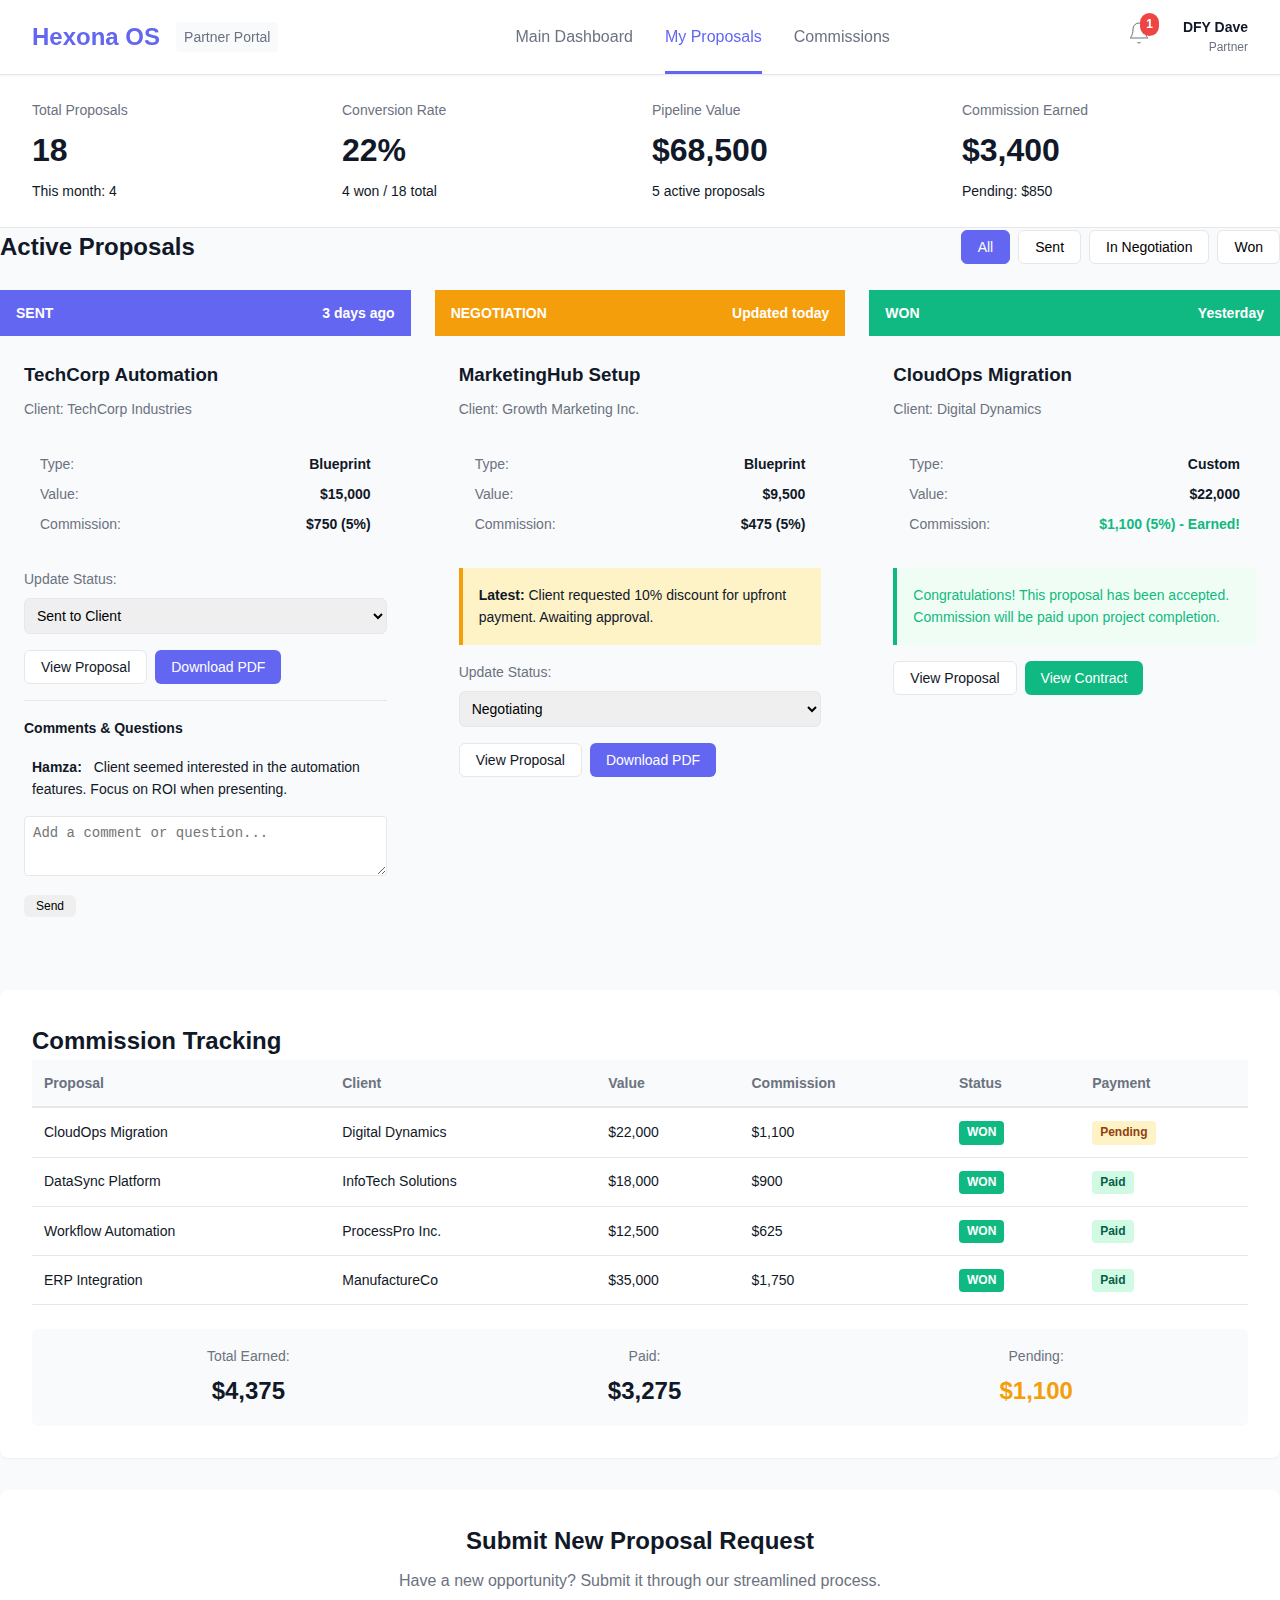
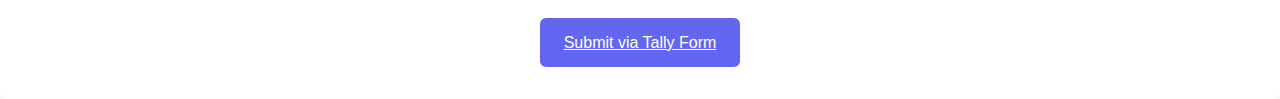
<file: prototype/partner-portal.html>
<!DOCTYPE html>
<html lang="en">
<head>
    <meta charset="UTF-8">
    <meta name="viewport" content="width=device-width, initial-scale=1.0">
    <title>Hexona OS - Partner Portal</title>
    <link rel="stylesheet" href="css/styles.css">
</head>
<body class="partner-portal">
    <!-- Header -->
    <header class="main-header">
        <div class="header-left">
            <h1 class="logo">Hexona OS</h1>
            <span class="portal-label">Partner Portal</span>
        </div>
        <nav class="header-nav">
            <a href="index.html" class="nav-link">Main Dashboard</a>
            <a href="partner-portal.html" class="nav-link active">My Proposals</a>
            <a href="#commissions" class="nav-link">Commissions</a>
        </nav>
        <div class="header-right">
            <div class="notifications">
                <span class="notification-badge">1</span>
                <svg class="icon-bell" width="24" height="24" viewBox="0 0 24 24" fill="none" stroke="currentColor">
                    <path d="M18 8A6 6 0 0 0 6 8c0 7-3 9-3 9h18s-3-2-3-9"></path>
                    <path d="M13.73 21a2 2 0 0 1-3.46 0"></path>
                </svg>
            </div>
            <div class="user-info">
                <span class="user-name">DFY Dave</span>
                <span class="user-role">Partner</span>
            </div>
        </div>
    </header>

    <!-- Partner Metrics -->
    <section class="metrics-bar partner-metrics">
        <div class="metric-card">
            <span class="metric-label">Total Proposals</span>
            <span class="metric-value">18</span>
            <span class="metric-subtext">This month: 4</span>
        </div>
        <div class="metric-card">
            <span class="metric-label">Conversion Rate</span>
            <span class="metric-value">22%</span>
            <span class="metric-subtext">4 won / 18 total</span>
        </div>
        <div class="metric-card">
            <span class="metric-label">Pipeline Value</span>
            <span class="metric-value">$68,500</span>
            <span class="metric-subtext">5 active proposals</span>
        </div>
        <div class="metric-card">
            <span class="metric-label">Commission Earned</span>
            <span class="metric-value">$3,400</span>
            <span class="metric-subtext">Pending: $850</span>
        </div>
    </section>

    <!-- Partner Dashboard -->
    <main class="partner-dashboard">
        <!-- Active Proposals Section -->
        <section class="proposals-section">
            <div class="section-header">
                <h2>Active Proposals</h2>
                <div class="filter-buttons">
                    <button class="filter-btn active" onclick="filterProposals('all')">All</button>
                    <button class="filter-btn" onclick="filterProposals('sent')">Sent</button>
                    <button class="filter-btn" onclick="filterProposals('negotiation')">In Negotiation</button>
                    <button class="filter-btn" onclick="filterProposals('won')">Won</button>
                </div>
            </div>

            <div class="proposals-grid">
                <!-- Proposal 1 -->
                <div class="partner-proposal-card" data-status="sent">
                    <div class="proposal-status-bar sent">
                        <span class="status-label">SENT</span>
                        <span class="status-date">3 days ago</span>
                    </div>
                    <div class="proposal-content">
                        <h3>TechCorp Automation</h3>
                        <p class="client-name">Client: TechCorp Industries</p>
                        <div class="proposal-details">
                            <div class="detail-row">
                                <span class="detail-label">Type:</span>
                                <span class="detail-value">Blueprint</span>
                            </div>
                            <div class="detail-row">
                                <span class="detail-label">Value:</span>
                                <span class="detail-value">$15,000</span>
                            </div>
                            <div class="detail-row">
                                <span class="detail-label">Commission:</span>
                                <span class="detail-value">$750 (5%)</span>
                            </div>
                        </div>
                        <div class="status-update-section">
                            <label>Update Status:</label>
                            <select class="status-select" onchange="updateProposalStatus(this, 'prop-1')">
                                <option value="sent" selected>Sent to Client</option>
                                <option value="meeting">Meeting Scheduled</option>
                                <option value="reviewing">Under Review</option>
                                <option value="negotiating">Negotiating</option>
                                <option value="verbal">Verbal Commitment</option>
                                <option value="won">Won</option>
                                <option value="lost">Lost</option>
                            </select>
                        </div>
                        <div class="proposal-actions">
                            <button class="btn btn-secondary" onclick="viewProposal('prop-1')">View Proposal</button>
                            <button class="btn btn-primary" onclick="downloadProposal('prop-1')">Download PDF</button>
                        </div>
                        <div class="comments-section">
                            <h4>Comments & Questions</h4>
                            <div class="comment">
                                <span class="comment-author">Hamza:</span>
                                <span class="comment-text">Client seemed interested in the automation features. Focus on ROI when presenting.</span>
                            </div>
                            <textarea class="comment-input" placeholder="Add a comment or question..."></textarea>
                            <button class="btn btn-small" onclick="addComment('prop-1')">Send</button>
                        </div>
                    </div>
                </div>

                <!-- Proposal 2 -->
                <div class="partner-proposal-card" data-status="negotiation">
                    <div class="proposal-status-bar negotiation">
                        <span class="status-label">NEGOTIATION</span>
                        <span class="status-date">Updated today</span>
                    </div>
                    <div class="proposal-content">
                        <h3>MarketingHub Setup</h3>
                        <p class="client-name">Client: Growth Marketing Inc.</p>
                        <div class="proposal-details">
                            <div class="detail-row">
                                <span class="detail-label">Type:</span>
                                <span class="detail-value">Blueprint</span>
                            </div>
                            <div class="detail-row">
                                <span class="detail-label">Value:</span>
                                <span class="detail-value">$9,500</span>
                            </div>
                            <div class="detail-row">
                                <span class="detail-label">Commission:</span>
                                <span class="detail-value">$475 (5%)</span>
                            </div>
                        </div>
                        <div class="negotiation-note">
                            <p><strong>Latest:</strong> Client requested 10% discount for upfront payment. Awaiting approval.</p>
                        </div>
                        <div class="status-update-section">
                            <label>Update Status:</label>
                            <select class="status-select" onchange="updateProposalStatus(this, 'prop-2')">
                                <option value="sent">Sent to Client</option>
                                <option value="meeting">Meeting Scheduled</option>
                                <option value="reviewing">Under Review</option>
                                <option value="negotiating" selected>Negotiating</option>
                                <option value="verbal">Verbal Commitment</option>
                                <option value="won">Won</option>
                                <option value="lost">Lost</option>
                            </select>
                        </div>
                        <div class="proposal-actions">
                            <button class="btn btn-secondary" onclick="viewProposal('prop-2')">View Proposal</button>
                            <button class="btn btn-primary" onclick="downloadProposal('prop-2')">Download PDF</button>
                        </div>
                    </div>
                </div>

                <!-- Proposal 3 - Won -->
                <div class="partner-proposal-card" data-status="won">
                    <div class="proposal-status-bar won">
                        <span class="status-label">WON</span>
                        <span class="status-date">Yesterday</span>
                    </div>
                    <div class="proposal-content">
                        <h3>CloudOps Migration</h3>
                        <p class="client-name">Client: Digital Dynamics</p>
                        <div class="proposal-details">
                            <div class="detail-row">
                                <span class="detail-label">Type:</span>
                                <span class="detail-value">Custom</span>
                            </div>
                            <div class="detail-row">
                                <span class="detail-label">Value:</span>
                                <span class="detail-value">$22,000</span>
                            </div>
                            <div class="detail-row">
                                <span class="detail-label">Commission:</span>
                                <span class="detail-value success">$1,100 (5%) - Earned!</span>
                            </div>
                        </div>
                        <div class="success-message">
                            <p>Congratulations! This proposal has been accepted. Commission will be paid upon project completion.</p>
                        </div>
                        <div class="proposal-actions">
                            <button class="btn btn-secondary" onclick="viewProposal('prop-3')">View Proposal</button>
                            <button class="btn btn-success" onclick="viewContract('prop-3')">View Contract</button>
                        </div>
                    </div>
                </div>
            </div>
        </section>

        <!-- Commission Tracking -->
        <section class="commission-section">
            <h2>Commission Tracking</h2>
            <div class="commission-table">
                <table>
                    <thead>
                        <tr>
                            <th>Proposal</th>
                            <th>Client</th>
                            <th>Value</th>
                            <th>Commission</th>
                            <th>Status</th>
                            <th>Payment</th>
                        </tr>
                    </thead>
                    <tbody>
                        <tr>
                            <td>CloudOps Migration</td>
                            <td>Digital Dynamics</td>
                            <td>$22,000</td>
                            <td>$1,100</td>
                            <td><span class="badge won">Won</span></td>
                            <td><span class="payment-status pending">Pending</span></td>
                        </tr>
                        <tr>
                            <td>DataSync Platform</td>
                            <td>InfoTech Solutions</td>
                            <td>$18,000</td>
                            <td>$900</td>
                            <td><span class="badge won">Won</span></td>
                            <td><span class="payment-status paid">Paid</span></td>
                        </tr>
                        <tr>
                            <td>Workflow Automation</td>
                            <td>ProcessPro Inc.</td>
                            <td>$12,500</td>
                            <td>$625</td>
                            <td><span class="badge won">Won</span></td>
                            <td><span class="payment-status paid">Paid</span></td>
                        </tr>
                        <tr>
                            <td>ERP Integration</td>
                            <td>ManufactureCo</td>
                            <td>$35,000</td>
                            <td>$1,750</td>
                            <td><span class="badge won">Won</span></td>
                            <td><span class="payment-status paid">Paid</span></td>
                        </tr>
                    </tbody>
                </table>
            </div>
            <div class="commission-summary">
                <div class="summary-item">
                    <span>Total Earned:</span>
                    <span class="amount">$4,375</span>
                </div>
                <div class="summary-item">
                    <span>Paid:</span>
                    <span class="amount">$3,275</span>
                </div>
                <div class="summary-item">
                    <span>Pending:</span>
                    <span class="amount pending">$1,100</span>
                </div>
            </div>
        </section>

        <!-- Quick Submit Section -->
        <section class="quick-submit">
            <h2>Submit New Proposal Request</h2>
            <p>Have a new opportunity? Submit it through our streamlined process.</p>
            <a href="https://tally.so/hexona-proposal" target="_blank" class="btn btn-primary btn-large">
                Submit via Tally Form
            </a>
        </section>
    </main>

    <!-- Toast Notifications -->
    <div id="toastContainer" class="toast-container"></div>

    <script src="js/app.js"></script>
</body>
</html>
</file>
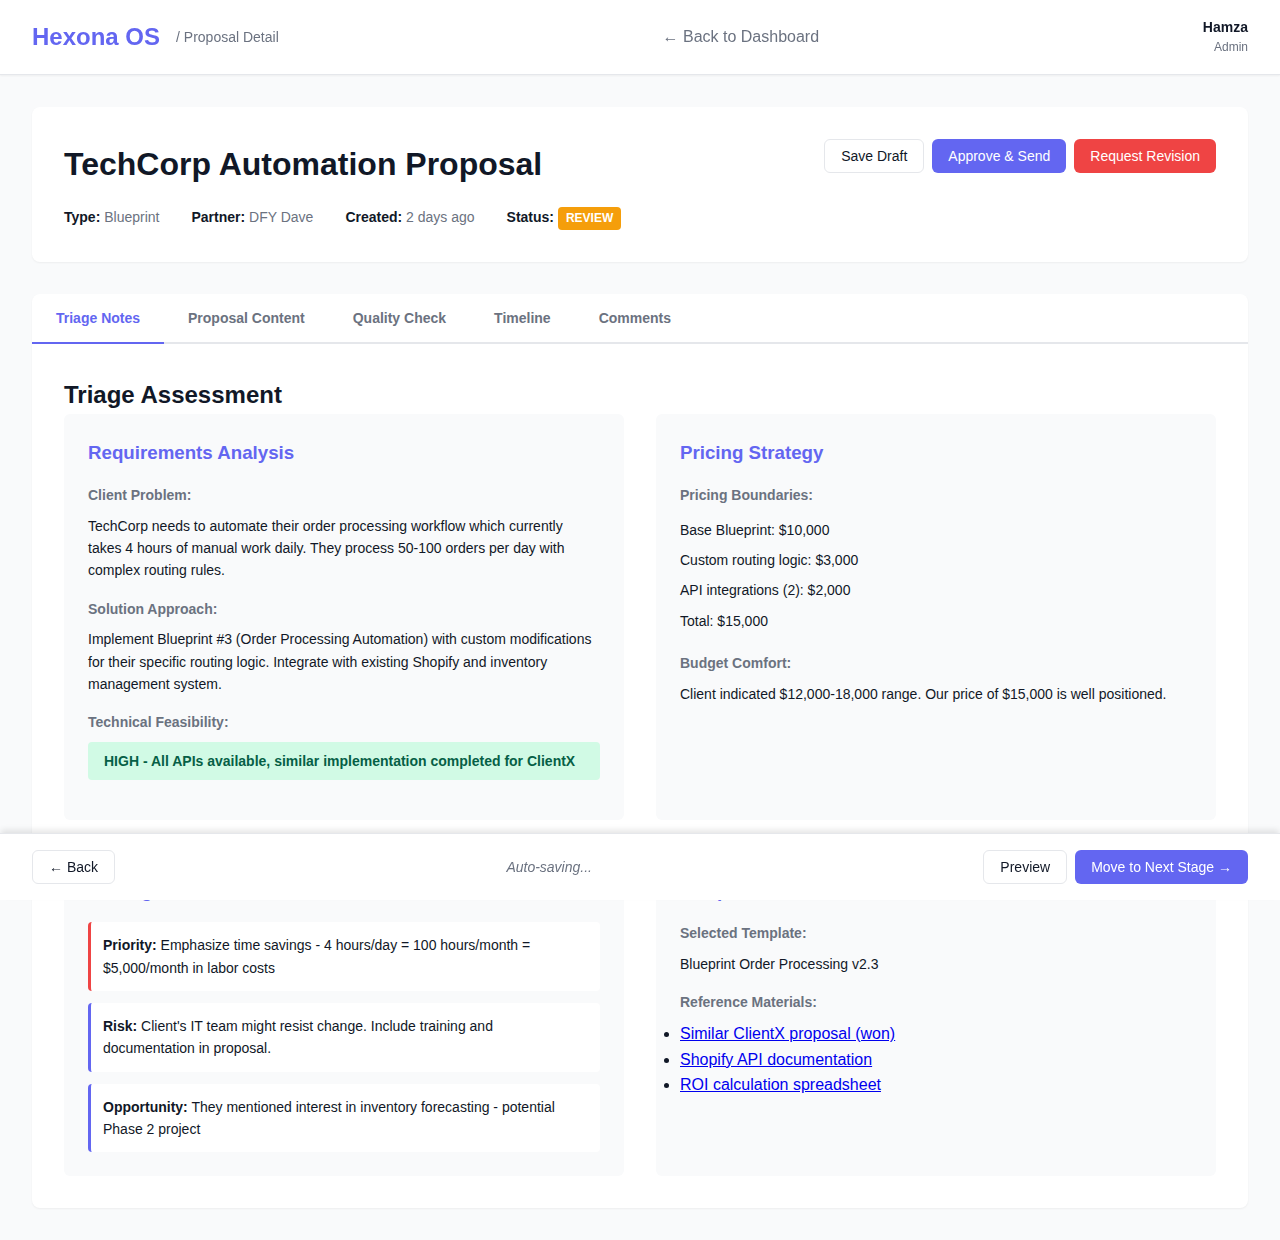
<file: prototype/proposal-detail.html>
<!DOCTYPE html>
<html lang="en">
<head>
    <meta charset="UTF-8">
    <meta name="viewport" content="width=device-width, initial-scale=1.0">
    <title>Hexona OS - Proposal Detail</title>
    <link rel="stylesheet" href="css/styles.css">
</head>
<body>
    <!-- Header -->
    <header class="main-header">
        <div class="header-left">
            <h1 class="logo">Hexona OS</h1>
            <span class="breadcrumb">/ Proposal Detail</span>
        </div>
        <nav class="header-nav">
            <a href="index.html" class="nav-link">← Back to Dashboard</a>
        </nav>
        <div class="header-right">
            <div class="user-info">
                <span class="user-name">Hamza</span>
                <span class="user-role">Admin</span>
            </div>
        </div>
    </header>

    <!-- Proposal Detail Container -->
    <main class="proposal-detail-container">
        <!-- Proposal Header -->
        <section class="proposal-header">
            <div class="proposal-title-section">
                <h1>TechCorp Automation Proposal</h1>
                <div class="proposal-meta">
                    <span class="meta-item">
                        <strong>Type:</strong> Blueprint
                    </span>
                    <span class="meta-item">
                        <strong>Partner:</strong> DFY Dave
                    </span>
                    <span class="meta-item">
                        <strong>Created:</strong> 2 days ago
                    </span>
                    <span class="meta-item">
                        <strong>Status:</strong> <span class="status-badge review">REVIEW</span>
                    </span>
                </div>
            </div>
            <div class="proposal-actions">
                <button class="btn btn-secondary" onclick="saveProposal()">Save Draft</button>
                <button class="btn btn-primary" onclick="approveProposal()">Approve & Send</button>
                <button class="btn btn-danger" onclick="requestRevision()">Request Revision</button>
            </div>
        </section>

        <!-- Tabs Navigation -->
        <div class="tabs-container">
            <button class="tab-button active" onclick="switchTab('triage')">Triage Notes</button>
            <button class="tab-button" onclick="switchTab('content')">Proposal Content</button>
            <button class="tab-button" onclick="switchTab('quality')">Quality Check</button>
            <button class="tab-button" onclick="switchTab('timeline')">Timeline</button>
            <button class="tab-button" onclick="switchTab('comments')">Comments</button>
        </div>

        <!-- Tab Contents -->
        <div class="tab-content">
            <!-- Triage Tab -->
            <div id="triage-tab" class="tab-panel active">
                <h2>Triage Assessment</h2>
                <div class="triage-grid">
                    <div class="triage-section">
                        <h3>Requirements Analysis</h3>
                        <div class="triage-field">
                            <label>Client Problem:</label>
                            <p>TechCorp needs to automate their order processing workflow which currently takes 4 hours of manual work daily. They process 50-100 orders per day with complex routing rules.</p>
                        </div>
                        <div class="triage-field">
                            <label>Solution Approach:</label>
                            <p>Implement Blueprint #3 (Order Processing Automation) with custom modifications for their specific routing logic. Integrate with existing Shopify and inventory management system.</p>
                        </div>
                        <div class="triage-field">
                            <label>Technical Feasibility:</label>
                            <div class="feasibility-score high">HIGH - All APIs available, similar implementation completed for ClientX</div>
                        </div>
                    </div>

                    <div class="triage-section">
                        <h3>Pricing Strategy</h3>
                        <div class="triage-field">
                            <label>Pricing Boundaries:</label>
                            <ul class="pricing-list">
                                <li>Base Blueprint: $10,000</li>
                                <li>Custom routing logic: $3,000</li>
                                <li>API integrations (2): $2,000</li>
                                <li>Total: $15,000</li>
                            </ul>
                        </div>
                        <div class="triage-field">
                            <label>Budget Comfort:</label>
                            <p>Client indicated $12,000-18,000 range. Our price of $15,000 is well positioned.</p>
                        </div>
                    </div>

                    <div class="triage-section">
                        <h3>Strategic Guidance</h3>
                        <div class="guidance-notes">
                            <div class="note priority-high">
                                <strong>Priority:</strong> Emphasize time savings - 4 hours/day = 100 hours/month = $5,000/month in labor costs
                            </div>
                            <div class="note">
                                <strong>Risk:</strong> Client's IT team might resist change. Include training and documentation in proposal.
                            </div>
                            <div class="note">
                                <strong>Opportunity:</strong> They mentioned interest in inventory forecasting - potential Phase 2 project
                            </div>
                        </div>
                    </div>

                    <div class="triage-section">
                        <h3>Template & Resources</h3>
                        <div class="triage-field">
                            <label>Selected Template:</label>
                            <p>Blueprint Order Processing v2.3</p>
                        </div>
                        <div class="triage-field">
                            <label>Reference Materials:</label>
                            <ul>
                                <li><a href="#">Similar ClientX proposal (won)</a></li>
                                <li><a href="#">Shopify API documentation</a></li>
                                <li><a href="#">ROI calculation spreadsheet</a></li>
                            </ul>
                        </div>
                    </div>
                </div>
            </div>

            <!-- Content Tab -->
            <div id="content-tab" class="tab-panel">
                <h2>Proposal Content</h2>
                <div class="proposal-editor">
                    <div class="editor-toolbar">
                        <button class="toolbar-btn">Bold</button>
                        <button class="toolbar-btn">Italic</button>
                        <button class="toolbar-btn">Bullet List</button>
                        <button class="toolbar-btn">Insert Table</button>
                        <button class="toolbar-btn">Add Image</button>
                    </div>
                    <div class="proposal-sections">
                        <section class="proposal-section">
                            <h3>Executive Summary</h3>
                            <div class="section-content" contenteditable="true">
                                <p>TechCorp is currently spending 4 hours daily on manual order processing, resulting in delays, errors, and inability to scale. This proposal outlines a comprehensive automation solution that will reduce processing time by 95%, eliminate errors, and provide real-time visibility into order status.</p>
                                <p>Our solution leverages proven automation blueprints customized for TechCorp's specific workflow, integrating seamlessly with your existing Shopify store and inventory management system.</p>
                            </div>
                        </section>

                        <section class="proposal-section">
                            <h3>Current Challenges</h3>
                            <div class="section-content" contenteditable="true">
                                <ul>
                                    <li>Manual order entry taking 4+ hours daily</li>
                                    <li>5-10% error rate in order routing</li>
                                    <li>No real-time visibility into order status</li>
                                    <li>Inability to scale beyond 100 orders/day</li>
                                    <li>Customer service delays due to lack of tracking</li>
                                </ul>
                            </div>
                        </section>

                        <section class="proposal-section">
                            <h3>Proposed Solution</h3>
                            <div class="section-content" contenteditable="true">
                                <h4>Automation Components:</h4>
                                <ol>
                                    <li><strong>Order Ingestion:</strong> Automatic capture from Shopify with real-time webhook integration</li>
                                    <li><strong>Smart Routing:</strong> Rule-based routing engine considering inventory, location, and priority</li>
                                    <li><strong>Inventory Sync:</strong> Real-time inventory updates across all channels</li>
                                    <li><strong>Status Tracking:</strong> Customer-facing order tracking portal</li>
                                    <li><strong>Exception Handling:</strong> Automated alerts for issues requiring human intervention</li>
                                </ol>
                            </div>
                        </section>

                        <section class="proposal-section">
                            <h3>Investment & Timeline</h3>
                            <div class="section-content">
                                <table class="pricing-table">
                                    <thead>
                                        <tr>
                                            <th>Component</th>
                                            <th>Timeline</th>
                                            <th>Investment</th>
                                        </tr>
                                    </thead>
                                    <tbody>
                                        <tr>
                                            <td>Base Automation Blueprint</td>
                                            <td>Week 1-2</td>
                                            <td>$10,000</td>
                                        </tr>
                                        <tr>
                                            <td>Custom Routing Logic</td>
                                            <td>Week 2-3</td>
                                            <td>$3,000</td>
                                        </tr>
                                        <tr>
                                            <td>API Integrations</td>
                                            <td>Week 3-4</td>
                                            <td>$2,000</td>
                                        </tr>
                                        <tr class="total-row">
                                            <td><strong>Total</strong></td>
                                            <td><strong>4 Weeks</strong></td>
                                            <td><strong>$15,000</strong></td>
                                        </tr>
                                    </tbody>
                                </table>
                            </div>
                        </section>

                        <section class="proposal-section">
                            <h3>ROI Analysis</h3>
                            <div class="section-content" contenteditable="true">
                                <div class="roi-calculator">
                                    <h4>Monthly Savings:</h4>
                                    <ul>
                                        <li>Labor reduction: 100 hours × $50/hour = $5,000</li>
                                        <li>Error reduction: $500 in corrections/refunds</li>
                                        <li>Faster processing: 20% increase in capacity = $8,000 additional revenue potential</li>
                                        <li><strong>Total monthly benefit: $13,500</strong></li>
                                    </ul>
                                    <p class="roi-highlight">Investment payback period: <strong>1.1 months</strong></p>
                                </div>
                            </div>
                        </section>
                    </div>
                </div>
            </div>

            <!-- Quality Check Tab -->
            <div id="quality-tab" class="tab-panel">
                <h2>Quality Assessment</h2>
                <div class="quality-container">
                    <div class="quality-score-card">
                        <h3>Overall Quality Score</h3>
                        <div class="score-display">
                            <span class="score-value">4.2</span>
                            <span class="score-max">/ 5.0</span>
                        </div>
                        <div class="score-bar">
                            <div class="score-fill" style="width: 84%"></div>
                        </div>
                        <p class="score-status good">Ready for Review</p>
                    </div>

                    <div class="quality-checklist">
                        <h3>Quality Checklist</h3>
                        <div class="checklist-item completed">
                            <input type="checkbox" checked disabled>
                            <label>Executive summary clearly states the problem and solution</label>
                        </div>
                        <div class="checklist-item completed">
                            <input type="checkbox" checked disabled>
                            <label>Current challenges are specific and quantified</label>
                        </div>
                        <div class="checklist-item completed">
                            <input type="checkbox" checked disabled>
                            <label>Solution components are detailed and clear</label>
                        </div>
                        <div class="checklist-item completed">
                            <input type="checkbox" checked disabled>
                            <label>Pricing is transparent and justified</label>
                        </div>
                        <div class="checklist-item completed">
                            <input type="checkbox" checked disabled>
                            <label>Timeline is realistic and includes milestones</label>
                        </div>
                        <div class="checklist-item warning">
                            <input type="checkbox" disabled>
                            <label>ROI calculation needs more detail on assumptions</label>
                        </div>
                        <div class="checklist-item completed">
                            <input type="checkbox" checked disabled>
                            <label>Next steps are clear and actionable</label>
                        </div>
                    </div>

                    <div class="ai-feedback">
                        <h3>AI Quality Analysis</h3>
                        <div class="feedback-section">
                            <h4>Strengths:</h4>
                            <ul>
                                <li>Clear problem statement with quantified pain points</li>
                                <li>Well-structured solution breakdown</li>
                                <li>Strong ROI justification with specific numbers</li>
                                <li>Professional tone and formatting</li>
                            </ul>
                        </div>
                        <div class="feedback-section">
                            <h4>Areas for Improvement:</h4>
                            <ul>
                                <li>Add more details about the training and support process</li>
                                <li>Include a risk mitigation section</li>
                                <li>Specify the assumptions behind ROI calculations</li>
                            </ul>
                        </div>
                        <div class="feedback-section">
                            <h4>Competitive Analysis:</h4>
                            <p>This proposal is positioned well against typical competitors. The 4-week timeline is aggressive but achievable. Consider mentioning our 98% on-time delivery rate.</p>
                        </div>
                    </div>
                </div>
            </div>

            <!-- Timeline Tab -->
            <div id="timeline-tab" class="tab-panel">
                <h2>Proposal Timeline</h2>
                <div class="timeline-container">
                    <div class="timeline">
                        <div class="timeline-item completed">
                            <div class="timeline-marker"></div>
                            <div class="timeline-content">
                                <h4>Inquiry Received</h4>
                                <p>Via Tally form from DFY Dave</p>
                                <span class="timeline-date">Nov 28, 10:30 AM</span>
                            </div>
                        </div>
                        <div class="timeline-item completed">
                            <div class="timeline-marker"></div>
                            <div class="timeline-content">
                                <h4>Triage Completed</h4>
                                <p>Hamza reviewed and provided guidance</p>
                                <span class="timeline-date">Nov 28, 2:15 PM</span>
                                <div class="timeline-duration">Duration: 3h 45m</div>
                            </div>
                        </div>
                        <div class="timeline-item completed">
                            <div class="timeline-marker"></div>
                            <div class="timeline-content">
                                <h4>Drafting Started</h4>
                                <p>Assigned to Abdul</p>
                                <span class="timeline-date">Nov 28, 2:30 PM</span>
                            </div>
                        </div>
                        <div class="timeline-item completed">
                            <div class="timeline-marker"></div>
                            <div class="timeline-content">
                                <h4>First Draft Completed</h4>
                                <p>Abdul submitted for review</p>
                                <span class="timeline-date">Nov 29, 11:00 AM</span>
                                <div class="timeline-duration">Duration: 20h 30m</div>
                            </div>
                        </div>
                        <div class="timeline-item active">
                            <div class="timeline-marker"></div>
                            <div class="timeline-content">
                                <h4>Under Review</h4>
                                <p>Awaiting Hamza's approval</p>
                                <span class="timeline-date">Nov 29, 11:00 AM - Present</span>
                                <div class="timeline-sla warning">SLA: 6 hours remaining</div>
                            </div>
                        </div>
                        <div class="timeline-item pending">
                            <div class="timeline-marker"></div>
                            <div class="timeline-content">
                                <h4>Send to Partner</h4>
                                <p>Expected completion</p>
                                <span class="timeline-date">Target: Nov 29, 5:00 PM</span>
                            </div>
                        </div>
                    </div>

                    <div class="timeline-stats">
                        <h3>Performance Metrics</h3>
                        <div class="stat-row">
                            <span>Total Time (so far):</span>
                            <strong>24h 30m</strong>
                        </div>
                        <div class="stat-row">
                            <span>Target SLA:</span>
                            <strong>48 hours</strong>
                        </div>
                        <div class="stat-row">
                            <span>SLA Status:</span>
                            <strong class="status-good">On Track</strong>
                        </div>
                        <div class="stat-row">
                            <span>Revision Cycles:</span>
                            <strong>0</strong>
                        </div>
                    </div>
                </div>
            </div>

            <!-- Comments Tab -->
            <div id="comments-tab" class="tab-panel">
                <h2>Comments & Collaboration</h2>
                <div class="comments-container">
                    <div class="comment-thread">
                        <div class="comment-item">
                            <div class="comment-header">
                                <span class="comment-author">Hamza</span>
                                <span class="comment-time">2 hours ago</span>
                            </div>
                            <div class="comment-body">
                                <p>Great start on this proposal. The ROI section is particularly strong. A few points to consider:</p>
                                <ul>
                                    <li>Can we add a case study reference from the ClientX implementation?</li>
                                    <li>The timeline seems aggressive - make sure we can deliver in 4 weeks</li>
                                    <li>Consider mentioning our ongoing support options</li>
                                </ul>
                            </div>
                        </div>

                        <div class="comment-item">
                            <div class="comment-header">
                                <span class="comment-author">Abdul</span>
                                <span class="comment-time">1 hour ago</span>
                            </div>
                            <div class="comment-body">
                                <p>Thanks for the feedback! I've addressed the points:</p>
                                <ul>
                                    <li>Added ClientX case study in the solution section</li>
                                    <li>Confirmed with dev team - 4 weeks is doable with the blueprint approach</li>
                                    <li>Added a "Ongoing Support" section at the end</li>
                                </ul>
                                <p>Ready for your final review.</p>
                            </div>
                        </div>

                        <div class="comment-item">
                            <div class="comment-header">
                                <span class="comment-author">DFY Dave</span>
                                <span class="comment-time">30 minutes ago</span>
                                <span class="comment-badge">Partner</span>
                            </div>
                            <div class="comment-body">
                                <p>Quick note - the client mentioned they're also evaluating a competitor's solution. Their proposal is at $18k but with a 6-week timeline. Our pricing and timeline give us an advantage here.</p>
                            </div>
                        </div>
                    </div>

                    <div class="comment-form">
                        <h4>Add Comment</h4>
                        <textarea class="comment-textarea" placeholder="Type your comment here..."></textarea>
                        <div class="comment-actions">
                            <label>
                                <input type="checkbox"> Notify all participants
                            </label>
                            <button class="btn btn-primary" onclick="postComment()">Post Comment</button>
                        </div>
                    </div>
                </div>
            </div>
        </div>
    </main>

    <!-- Action Bar -->
    <div class="action-bar">
        <div class="action-bar-left">
            <button class="btn btn-secondary" onclick="history.back()">← Back</button>
        </div>
        <div class="action-bar-center">
            <span class="status-indicator">Auto-saving...</span>
        </div>
        <div class="action-bar-right">
            <button class="btn btn-secondary" onclick="previewProposal()">Preview</button>
            <button class="btn btn-primary" onclick="moveToNextStage()">Move to Next Stage →</button>
        </div>
    </div>

    <!-- Toast Notifications -->
    <div id="toastContainer" class="toast-container"></div>

    <script src="js/app.js"></script>
</body>
</html>
</file>
<file: prototype/css/styles.css>
/* Base Styles and Variables */
:root {
    --primary-color: #6366f1;
    --secondary-color: #8b5cf6;
    --success-color: #10b981;
    --warning-color: #f59e0b;
    --danger-color: #ef4444;
    --dark-color: #1f2937;
    --light-color: #f9fafb;
    --border-color: #e5e7eb;
    --text-primary: #111827;
    --text-secondary: #6b7280;
    --shadow-sm: 0 1px 2px 0 rgba(0, 0, 0, 0.05);
    --shadow-md: 0 4px 6px -1px rgba(0, 0, 0, 0.1);
    --shadow-lg: 0 10px 15px -3px rgba(0, 0, 0, 0.1);
}

* {
    margin: 0;
    padding: 0;
    box-sizing: border-box;
}

body {
    font-family: -apple-system, BlinkMacSystemFont, 'Segoe UI', Roboto, 'Helvetica Neue', Arial, sans-serif;
    background-color: var(--light-color);
    color: var(--text-primary);
    line-height: 1.6;
}

/* Header Styles */
.main-header {
    background: white;
    border-bottom: 1px solid var(--border-color);
    padding: 1rem 2rem;
    display: flex;
    justify-content: space-between;
    align-items: center;
    position: sticky;
    top: 0;
    z-index: 100;
    box-shadow: var(--shadow-sm);
}

.header-left {
    display: flex;
    align-items: center;
    gap: 1rem;
}

.logo {
    font-size: 1.5rem;
    font-weight: bold;
    color: var(--primary-color);
}

.version, .portal-label {
    font-size: 0.875rem;
    color: var(--text-secondary);
    background: var(--light-color);
    padding: 0.25rem 0.5rem;
    border-radius: 4px;
}

.breadcrumb {
    color: var(--text-secondary);
    font-size: 0.875rem;
}

.header-nav {
    display: flex;
    gap: 2rem;
}

.nav-link {
    text-decoration: none;
    color: var(--text-secondary);
    font-weight: 500;
    transition: color 0.2s;
    position: relative;
}

.nav-link:hover {
    color: var(--primary-color);
}

.nav-link.active {
    color: var(--primary-color);
}

.nav-link.active::after {
    content: '';
    position: absolute;
    bottom: -1.5rem;
    left: 0;
    right: 0;
    height: 3px;
    background: var(--primary-color);
}

.header-right {
    display: flex;
    align-items: center;
    gap: 2rem;
}

.notifications {
    position: relative;
    cursor: pointer;
}

.notification-badge {
    position: absolute;
    top: -8px;
    right: -8px;
    background: var(--danger-color);
    color: white;
    font-size: 0.75rem;
    padding: 2px 6px;
    border-radius: 10px;
    font-weight: bold;
}

.icon-bell {
    color: var(--text-secondary);
}

.user-info {
    display: flex;
    flex-direction: column;
    align-items: flex-end;
}

.user-name {
    font-weight: 600;
    font-size: 0.875rem;
}

.user-role {
    font-size: 0.75rem;
    color: var(--text-secondary);
}

/* Metrics Bar */
.metrics-bar {
    background: white;
    padding: 1.5rem 2rem;
    display: grid;
    grid-template-columns: repeat(auto-fit, minmax(200px, 1fr));
    gap: 1.5rem;
    border-bottom: 1px solid var(--border-color);
}

.metric-card {
    display: flex;
    flex-direction: column;
}

.metric-label {
    font-size: 0.875rem;
    color: var(--text-secondary);
    margin-bottom: 0.25rem;
}

.metric-value {
    font-size: 2rem;
    font-weight: bold;
    color: var(--text-primary);
}

.metric-change, .metric-subtext {
    font-size: 0.875rem;
    margin-top: 0.25rem;
}

.metric-change.positive {
    color: var(--success-color);
}

.metric-change.negative {
    color: var(--danger-color);
}

/* View Selector Bar */
.view-selector-bar {
    background: white;
    padding: 0.75rem 2rem;
    border-bottom: 1px solid var(--border-color);
}

.view-toggle-buttons {
    display: flex;
    gap: 0.5rem;
}

.view-toggle-btn {
    display: flex;
    align-items: center;
    gap: 0.5rem;
    padding: 0.5rem 1rem;
    background: white;
    border: 1px solid var(--border-color);
    border-radius: 6px;
    font-size: 0.875rem;
    color: var(--text-secondary);
    cursor: pointer;
    transition: all 0.2s;
}

.view-toggle-btn:hover {
    background: var(--light-color);
    border-color: var(--primary-color);
}

.view-toggle-btn.active {
    background: var(--primary-color);
    color: white;
    border-color: var(--primary-color);
}

.view-toggle-btn svg {
    width: 16px;
    height: 16px;
}

/* Filter Bar */
.filter-bar {
    background: white;
    padding: 1rem 2rem;
    display: flex;
    justify-content: space-between;
    align-items: center;
    border-bottom: 1px solid var(--border-color);
}

.filter-group {
    display: flex;
    gap: 1rem;
    align-items: center;
}

.search-input {
    padding: 0.5rem 1rem;
    border: 1px solid var(--border-color);
    border-radius: 6px;
    font-size: 0.875rem;
    width: 250px;
}

.filter-select {
    padding: 0.5rem 1rem;
    border: 1px solid var(--border-color);
    border-radius: 6px;
    font-size: 0.875rem;
    background: white;
    cursor: pointer;
}

/* Buttons */
.btn {
    padding: 0.5rem 1rem;
    border: none;
    border-radius: 6px;
    font-size: 0.875rem;
    font-weight: 500;
    cursor: pointer;
    transition: all 0.2s;
    display: inline-flex;
    align-items: center;
    gap: 0.5rem;
}

.btn-primary {
    background: var(--primary-color);
    color: white;
}

.btn-primary:hover {
    background: #5558e3;
}

.btn-secondary {
    background: white;
    color: var(--text-primary);
    border: 1px solid var(--border-color);
}

.btn-secondary:hover {
    background: var(--light-color);
}

.btn-success {
    background: var(--success-color);
    color: white;
}

.btn-danger {
    background: var(--danger-color);
    color: white;
}

.btn-small {
    padding: 0.25rem 0.75rem;
    font-size: 0.75rem;
}

.btn-large {
    padding: 0.75rem 1.5rem;
    font-size: 1rem;
}

/* Pipeline View */
.pipeline-container {
    padding: 2rem;
    min-height: calc(100vh - 300px);
    position: relative;
}

.pipeline-wrapper {
    display: flex;
    gap: 1rem;
    overflow-x: auto;
    padding-bottom: 1rem;
    align-items: stretch;
}

/* Court Labels */
.court-labels {
    display: flex;
    margin-bottom: 1rem;
    padding-left: 2px;
}

.court-label {
    font-size: 0.75rem;
    font-weight: 700;
    letter-spacing: 0.1em;
    text-transform: uppercase;
    color: var(--text-secondary);
    opacity: 0.7;
}

.court-label.internal {
    width: 1232px; /* 4 columns * 300px + 3 gaps * 16px - 16px for separator */
}

.court-label.external {
    margin-left: 48px; /* gap + separator width + gap */
}

/* Stage Separator */
.stage-separator {
    width: 2px;
    background: #ddd;
    border: none;
    border-style: dashed;
    border-left: 2px dashed #ddd;
    margin: 0 1rem;
    flex-shrink: 0;
}

.pipeline-column {
    flex: 0 0 300px;
    background: white;
    border-radius: 8px;
    box-shadow: var(--shadow-sm);
    display: flex;
    flex-direction: column;
    min-height: 500px;
}

/* Internal stage columns (subtle blue background) */
.pipeline-column.internal-stage {
    background: #f8f9ff;
}

/* External stage columns (subtle green background) */
.pipeline-column.external-stage {
    background: #f8fff9;
}

.column-header {
    padding: 1rem;
    border-bottom: 2px solid var(--border-color);
    display: flex;
    justify-content: space-between;
    align-items: center;
}

.column-header h3 {
    font-size: 0.875rem;
    font-weight: 600;
    text-transform: uppercase;
    color: var(--text-secondary);
}

.column-count {
    background: var(--light-color);
    padding: 2px 8px;
    border-radius: 12px;
    font-size: 0.875rem;
    font-weight: 600;
}

.column-body {
    padding: 1rem;
    flex: 1;
    display: flex;
    flex-direction: column;
    gap: 1rem;
    min-height: 200px;
}

/* Proposal Cards */
.proposal-card {
    background: white;
    border: 1px solid var(--border-color);
    border-radius: 6px;
    padding: 1rem;
    cursor: move;
    transition: all 0.2s;
}

.proposal-card:hover {
    box-shadow: var(--shadow-md);
    transform: translateY(-2px);
}

.proposal-card.dragging {
    opacity: 0.5;
}

.card-header {
    display: flex;
    justify-content: space-between;
    align-items: center;
    margin-bottom: 0.75rem;
}

.card-type {
    font-size: 0.75rem;
    padding: 2px 8px;
    border-radius: 4px;
    font-weight: 600;
    text-transform: uppercase;
}

.card-type.blueprint {
    background: #dbeafe;
    color: #1e40af;
}

.card-type.discovery {
    background: #fef3c7;
    color: #92400e;
}

.card-type.custom {
    background: #ede9fe;
    color: #5b21b6;
}

.card-sla, .card-age {
    font-size: 0.75rem;
    font-weight: 600;
}

.card-sla.green {
    color: var(--success-color);
}

.card-sla.yellow {
    color: var(--warning-color);
}

.card-sla.red {
    color: var(--danger-color);
}

.card-title {
    font-size: 1rem;
    font-weight: 600;
    margin-bottom: 0.25rem;
    color: var(--text-primary);
}

.card-partner {
    margin-bottom: 0.75rem;
    position: relative;
}

/* Partner Dropdown - ClickUp Style */
.partner-dropdown {
    position: relative;
    display: inline-block;
}

.partner-selected {
    display: inline-flex;
    align-items: center;
    gap: 0.5rem;
    padding: 6px 12px;
    background: #e8f4fd;
    border: 1px solid #b8d9f8;
    border-radius: 6px;
    font-size: 0.875rem;
    color: #1e40af;
    cursor: pointer;
    transition: all 0.2s;
    font-weight: 500;
    min-width: 150px;
}

.partner-selected:hover {
    background: #dbeafe;
    border-color: #93c5fd;
}

.partner-selected.active {
    background: #dbeafe;
    border-color: #60a5fa;
    box-shadow: 0 0 0 2px rgba(59, 130, 246, 0.1);
}

.dropdown-arrow {
    margin-left: auto;
    transition: transform 0.2s;
    font-size: 0.75rem;
}

.partner-selected.active .dropdown-arrow {
    transform: rotate(180deg);
}

.partner-dropdown-menu {
    position: absolute;
    top: calc(100% + 4px);
    left: 0;
    min-width: 200px;
    background: white;
    border: 1px solid #e5e7eb;
    border-radius: 8px;
    box-shadow: 0 10px 25px rgba(0, 0, 0, 0.1);
    z-index: 1000;
    display: none;
    max-height: 300px;
    overflow-y: auto;
}

.partner-dropdown-menu.show {
    display: block;
}

.partner-option {
    padding: 8px 12px;
    font-size: 0.875rem;
    color: #374151;
    cursor: pointer;
    transition: background 0.2s;
    display: flex;
    align-items: center;
    gap: 0.5rem;
}

.partner-option:hover {
    background: #f3f4f6;
}

.partner-option.selected {
    background: #eff6ff;
    color: #1e40af;
    font-weight: 500;
}

.partner-option .partner-tag {
    display: inline-block;
    padding: 2px 6px;
    background: #e5e7eb;
    border-radius: 4px;
    font-size: 0.75rem;
    margin-left: auto;
}

/* Cohort color coding */
.partner-option.cohort-1 {
    border-left: 3px solid #f97316;
}

.partner-option.cohort-2 {
    border-left: 3px solid #3b82f6;
}

.partner-option.cohort-3 {
    border-left: 3px solid #10b981;
}

.partner-selected.cohort-1 {
    background: #fff7ed;
    border-color: #fed7aa;
    color: #c2410c;
}

.partner-selected.cohort-2 {
    background: #eff6ff;
    border-color: #bfdbfe;
    color: #1e40af;
}

.partner-selected.cohort-3 {
    background: #f0fdf4;
    border-color: #bbf7d0;
    color: #15803d;
}

.card-meta {
    margin-bottom: 0.75rem;
}

/* Standardized status indicator for internal stages */
.card-status {
    display: inline-block;
    padding: 4px 10px;
    background: #e8f4fd;
    border-radius: 4px;
    font-size: 0.8rem;
    color: #1e40af;
    margin-bottom: 0.5rem;
    font-weight: 500;
}

.card-status.triaging,
.card-status.creating,
.card-status.reviewing {
    background: #fef3c7;
    color: #92400e;
}

.card-status.triaged,
.card-status.created,
.card-status.reviewed {
    background: #d1fae5;
    color: #065f46;
}

.card-status.escalated {
    background: #fce7f3;
    color: #9f1239;
}

.assignee {
    font-size: 0.75rem;
    color: var(--text-secondary);
    font-style: italic;
}

.quality-score {
    display: inline-block;
    background: var(--light-color);
    padding: 2px 8px;
    border-radius: 4px;
    font-size: 0.75rem;
    font-weight: 600;
    color: var(--success-color);
    margin-right: 0.5rem;
}

.progress-bar {
    height: 4px;
    background: var(--border-color);
    border-radius: 2px;
    margin-top: 0.5rem;
}

.progress-fill {
    height: 100%;
    background: var(--primary-color);
    border-radius: 2px;
    transition: width 0.3s;
}

.card-footer {
    display: flex;
    justify-content: space-between;
    align-items: center;
}

.card-value {
    font-weight: 600;
    color: var(--text-primary);
}

.card-action {
    padding: 0.25rem 0.75rem;
    background: var(--primary-color);
    color: white;
    border: none;
    border-radius: 4px;
    font-size: 0.75rem;
    cursor: pointer;
}

.card-action:hover {
    background: #5558e3;
}

.card-status {
    font-size: 0.75rem;
    padding: 2px 8px;
    border-radius: 4px;
    font-weight: 600;
    text-transform: uppercase;
}

.card-status.won {
    background: var(--success-color);
    color: white;
}

.card-status.lost {
    background: var(--danger-color);
    color: white;
}

.proposal-card.won {
    border-color: var(--success-color);
    background: #f0fdf4;
}

.proposal-card.lost {
    border-color: var(--danger-color);
    background: #fef2f2;
}

.loss-reason {
    font-size: 0.75rem;
    color: var(--danger-color);
    font-style: italic;
}

.last-nudge {
    font-size: 0.75rem;
    color: var(--text-secondary);
}

.last-nudge.warning {
    color: var(--warning-color);
    font-weight: 600;
}

.negotiation-status {
    font-size: 0.75rem;
    color: var(--primary-color);
    font-weight: 600;
}


.proposals-section {
    margin-bottom: 3rem;
}

.section-header {
    display: flex;
    justify-content: space-between;
    align-items: center;
    margin-bottom: 1.5rem;
}

.filter-buttons {
    display: flex;
    gap: 0.5rem;
}

.filter-btn {
    padding: 0.5rem 1rem;
    background: white;
    border: 1px solid var(--border-color);
    border-radius: 6px;
    font-size: 0.875rem;
    cursor: pointer;
    transition: all 0.2s;
}

.filter-btn:hover {
    background: var(--light-color);
}

.filter-btn.active {
    background: var(--primary-color);
    color: white;
    border-color: var(--primary-color);
}

.proposals-grid {
    display: grid;
    grid-template-columns: repeat(auto-fill, minmax(400px, 1fr));
    gap: 1.5rem;
}


.proposal-status-bar {
    padding: 0.75rem 1rem;
    display: flex;
    justify-content: space-between;
    align-items: center;
    color: white;
    font-weight: 600;
    font-size: 0.875rem;
}

.proposal-status-bar.sent {
    background: var(--primary-color);
}

.proposal-status-bar.negotiation {
    background: var(--warning-color);
}

.proposal-status-bar.won {
    background: var(--success-color);
}

.proposal-content {
    padding: 1.5rem;
}

.proposal-content h3 {
    margin-bottom: 0.5rem;
    color: var(--text-primary);
}

.client-name {
    color: var(--text-secondary);
    font-size: 0.875rem;
    margin-bottom: 1rem;
}

.proposal-details {
    background: var(--light-color);
    padding: 1rem;
    border-radius: 6px;
    margin-bottom: 1rem;
}

.detail-row {
    display: flex;
    justify-content: space-between;
    margin-bottom: 0.5rem;
    font-size: 0.875rem;
}

.detail-row:last-child {
    margin-bottom: 0;
}

.detail-label {
    color: var(--text-secondary);
}

.detail-value {
    font-weight: 600;
}

.detail-value.success {
    color: var(--success-color);
}

.status-update-section {
    margin: 1rem 0;
}

.status-update-section label {
    display: block;
    font-size: 0.875rem;
    color: var(--text-secondary);
    margin-bottom: 0.5rem;
}

.status-select {
    width: 100%;
    padding: 0.5rem;
    border: 1px solid var(--border-color);
    border-radius: 6px;
    font-size: 0.875rem;
}

.proposal-actions {
    display: flex;
    gap: 0.5rem;
    margin-bottom: 1rem;
}

.comments-section {
    border-top: 1px solid var(--border-color);
    padding-top: 1rem;
}

.comments-section h4 {
    font-size: 0.875rem;
    margin-bottom: 0.5rem;
}

.comment {
    background: var(--light-color);
    padding: 0.5rem;
    border-radius: 4px;
    margin-bottom: 0.5rem;
    font-size: 0.875rem;
}

.comment-author {
    font-weight: 600;
    margin-right: 0.5rem;
}

.comment-input {
    width: 100%;
    padding: 0.5rem;
    border: 1px solid var(--border-color);
    border-radius: 4px;
    font-size: 0.875rem;
    margin-bottom: 0.5rem;
    resize: vertical;
    min-height: 60px;
}

.negotiation-note {
    background: #fef3c7;
    border-left: 4px solid var(--warning-color);
    padding: 1rem;
    margin-bottom: 1rem;
}

.negotiation-note p {
    font-size: 0.875rem;
    margin: 0;
}

.success-message {
    background: #f0fdf4;
    border-left: 4px solid var(--success-color);
    padding: 1rem;
    margin-bottom: 1rem;
}

.success-message p {
    font-size: 0.875rem;
    color: var(--success-color);
    margin: 0;
}

/* Commission Section */
.commission-section {
    background: white;
    padding: 2rem;
    border-radius: 8px;
    box-shadow: var(--shadow-sm);
    margin-bottom: 2rem;
}

.commission-table {
    overflow-x: auto;
    margin-bottom: 1.5rem;
}

.commission-table table {
    width: 100%;
    border-collapse: collapse;
}

.commission-table th {
    background: var(--light-color);
    padding: 0.75rem;
    text-align: left;
    font-size: 0.875rem;
    font-weight: 600;
    color: var(--text-secondary);
    border-bottom: 2px solid var(--border-color);
}

.commission-table td {
    padding: 0.75rem;
    border-bottom: 1px solid var(--border-color);
    font-size: 0.875rem;
}

.badge {
    display: inline-block;
    padding: 2px 8px;
    border-radius: 4px;
    font-size: 0.75rem;
    font-weight: 600;
    text-transform: uppercase;
}

.badge.won {
    background: var(--success-color);
    color: white;
}

.payment-status {
    display: inline-block;
    padding: 2px 8px;
    border-radius: 4px;
    font-size: 0.75rem;
    font-weight: 600;
}

.payment-status.pending {
    background: #fef3c7;
    color: #92400e;
}

.payment-status.paid {
    background: #d1fae5;
    color: #065f46;
}

.commission-summary {
    display: flex;
    justify-content: space-around;
    padding: 1rem;
    background: var(--light-color);
    border-radius: 6px;
}

.summary-item {
    display: flex;
    flex-direction: column;
    align-items: center;
}

.summary-item span:first-child {
    font-size: 0.875rem;
    color: var(--text-secondary);
    margin-bottom: 0.25rem;
}

.amount {
    font-size: 1.5rem;
    font-weight: bold;
    color: var(--text-primary);
}

.amount.pending {
    color: var(--warning-color);
}

/* Quick Submit Section */
.quick-submit {
    background: white;
    padding: 2rem;
    border-radius: 8px;
    box-shadow: var(--shadow-sm);
    text-align: center;
}

.quick-submit h2 {
    margin-bottom: 0.5rem;
}

.quick-submit p {
    color: var(--text-secondary);
    margin-bottom: 1.5rem;
}

/* Proposal Detail Page */
.proposal-detail-container {
    max-width: 1400px;
    margin: 0 auto;
    padding: 2rem;
}

.proposal-header {
    background: white;
    padding: 2rem;
    border-radius: 8px;
    box-shadow: var(--shadow-sm);
    margin-bottom: 2rem;
    display: flex;
    justify-content: space-between;
    align-items: flex-start;
}

.proposal-title-section h1 {
    margin-bottom: 1rem;
}

.proposal-meta {
    display: flex;
    gap: 2rem;
    flex-wrap: wrap;
}

.meta-item {
    font-size: 0.875rem;
    color: var(--text-secondary);
}

.meta-item strong {
    color: var(--text-primary);
}

.status-badge {
    display: inline-block;
    padding: 2px 8px;
    border-radius: 4px;
    font-size: 0.75rem;
    font-weight: 600;
    text-transform: uppercase;
    background: var(--primary-color);
    color: white;
}

.status-badge.review {
    background: var(--warning-color);
}

.proposal-actions {
    display: flex;
    gap: 0.5rem;
}

/* Tabs */
.tabs-container {
    background: white;
    border-radius: 8px 8px 0 0;
    box-shadow: var(--shadow-sm);
    display: flex;
    border-bottom: 2px solid var(--border-color);
}

.tab-button {
    padding: 1rem 1.5rem;
    background: none;
    border: none;
    font-size: 0.875rem;
    font-weight: 600;
    color: var(--text-secondary);
    cursor: pointer;
    position: relative;
    transition: all 0.2s;
}

.tab-button:hover {
    color: var(--text-primary);
}

.tab-button.active {
    color: var(--primary-color);
}

.tab-button.active::after {
    content: '';
    position: absolute;
    bottom: -2px;
    left: 0;
    right: 0;
    height: 2px;
    background: var(--primary-color);
}

.tab-content {
    background: white;
    border-radius: 0 0 8px 8px;
    box-shadow: var(--shadow-sm);
    min-height: 500px;
}

.tab-panel {
    display: none;
    padding: 2rem;
}

.tab-panel.active {
    display: block;
}

/* Triage Tab */
.triage-grid {
    display: grid;
    grid-template-columns: repeat(auto-fit, minmax(400px, 1fr));
    gap: 2rem;
}

.triage-section {
    background: var(--light-color);
    padding: 1.5rem;
    border-radius: 6px;
}

.triage-section h3 {
    margin-bottom: 1rem;
    color: var(--primary-color);
}

.triage-field {
    margin-bottom: 1rem;
}

.triage-field label {
    display: block;
    font-size: 0.875rem;
    font-weight: 600;
    color: var(--text-secondary);
    margin-bottom: 0.5rem;
}

.triage-field p {
    font-size: 0.875rem;
    line-height: 1.6;
}

.feasibility-score {
    padding: 0.5rem 1rem;
    border-radius: 4px;
    font-weight: 600;
    font-size: 0.875rem;
}

.feasibility-score.high {
    background: #d1fae5;
    color: #065f46;
}

.pricing-list {
    list-style: none;
    font-size: 0.875rem;
}

.pricing-list li {
    padding: 0.25rem 0;
}

.guidance-notes {
    display: flex;
    flex-direction: column;
    gap: 0.75rem;
}

.note {
    background: white;
    padding: 0.75rem;
    border-radius: 4px;
    font-size: 0.875rem;
    border-left: 3px solid var(--primary-color);
}

.note.priority-high {
    border-left-color: var(--danger-color);
}

/* Content Tab */
.proposal-editor {
    max-width: 900px;
    margin: 0 auto;
}

.editor-toolbar {
    display: flex;
    gap: 0.5rem;
    padding: 1rem;
    background: var(--light-color);
    border-radius: 6px;
    margin-bottom: 1.5rem;
}

.toolbar-btn {
    padding: 0.5rem 1rem;
    background: white;
    border: 1px solid var(--border-color);
    border-radius: 4px;
    font-size: 0.875rem;
    cursor: pointer;
}

.toolbar-btn:hover {
    background: var(--primary-color);
    color: white;
}

.proposal-sections {
    display: flex;
    flex-direction: column;
    gap: 1.5rem;
}

.proposal-section {
    border: 1px solid var(--border-color);
    border-radius: 6px;
    padding: 1.5rem;
}

.proposal-section h3 {
    margin-bottom: 1rem;
    color: var(--primary-color);
}

.section-content {
    font-size: 0.875rem;
    line-height: 1.8;
}

.section-content[contenteditable="true"] {
    min-height: 100px;
    outline: none;
}

.section-content[contenteditable="true"]:focus {
    background: var(--light-color);
    padding: 0.5rem;
    border-radius: 4px;
}

.pricing-table {
    width: 100%;
    border-collapse: collapse;
    margin-top: 1rem;
}

.pricing-table th {
    background: var(--light-color);
    padding: 0.75rem;
    text-align: left;
    font-size: 0.875rem;
    font-weight: 600;
}

.pricing-table td {
    padding: 0.75rem;
    border-bottom: 1px solid var(--border-color);
    font-size: 0.875rem;
}

.total-row {
    background: var(--light-color);
    font-weight: 600;
}

.roi-calculator {
    background: #f0fdf4;
    padding: 1.5rem;
    border-radius: 6px;
    border: 2px solid var(--success-color);
}

.roi-highlight {
    margin-top: 1rem;
    padding: 0.75rem;
    background: var(--success-color);
    color: white;
    text-align: center;
    border-radius: 4px;
    font-size: 1rem;
}

/* Quality Tab */
.quality-container {
    display: grid;
    grid-template-columns: 1fr 2fr;
    gap: 2rem;
}

.quality-score-card {
    background: linear-gradient(135deg, var(--primary-color), var(--secondary-color));
    color: white;
    padding: 2rem;
    border-radius: 8px;
    text-align: center;
    height: fit-content;
}

.quality-score-card h3 {
    margin-bottom: 1rem;
}

.score-display {
    margin: 1rem 0;
}

.score-value {
    font-size: 3rem;
    font-weight: bold;
}

.score-max {
    font-size: 1.5rem;
    opacity: 0.8;
}

.score-bar {
    height: 8px;
    background: rgba(255, 255, 255, 0.3);
    border-radius: 4px;
    margin: 1rem 0;
}

.score-fill {
    height: 100%;
    background: white;
    border-radius: 4px;
}

.score-status {
    font-size: 0.875rem;
    font-weight: 600;
    text-transform: uppercase;
}

.quality-checklist {
    background: white;
    padding: 1.5rem;
    border-radius: 6px;
    border: 1px solid var(--border-color);
}

.checklist-item {
    display: flex;
    align-items: center;
    gap: 0.75rem;
    padding: 0.5rem 0;
    font-size: 0.875rem;
}

.checklist-item.completed {
    color: var(--success-color);
}

.checklist-item.warning {
    color: var(--warning-color);
}

.ai-feedback {
    grid-column: span 2;
    background: var(--light-color);
    padding: 1.5rem;
    border-radius: 6px;
}

.feedback-section {
    margin-bottom: 1.5rem;
}

.feedback-section h4 {
    margin-bottom: 0.5rem;
    color: var(--primary-color);
}

.feedback-section ul {
    margin-left: 1.5rem;
    font-size: 0.875rem;
    line-height: 1.8;
}

/* Timeline Tab */
.timeline-container {
    display: grid;
    grid-template-columns: 2fr 1fr;
    gap: 2rem;
}

.timeline {
    position: relative;
    padding-left: 2rem;
}

.timeline::before {
    content: '';
    position: absolute;
    left: 0;
    top: 0;
    bottom: 0;
    width: 2px;
    background: var(--border-color);
}

.timeline-item {
    position: relative;
    margin-bottom: 2rem;
}

.timeline-marker {
    position: absolute;
    left: -2.4rem;
    width: 12px;
    height: 12px;
    background: white;
    border: 2px solid var(--border-color);
    border-radius: 50%;
}

.timeline-item.completed .timeline-marker {
    background: var(--success-color);
    border-color: var(--success-color);
}

.timeline-item.active .timeline-marker {
    background: var(--warning-color);
    border-color: var(--warning-color);
    animation: pulse 2s infinite;
}

@keyframes pulse {
    0% {
        box-shadow: 0 0 0 0 rgba(245, 158, 11, 0.4);
    }
    70% {
        box-shadow: 0 0 0 10px rgba(245, 158, 11, 0);
    }
    100% {
        box-shadow: 0 0 0 0 rgba(245, 158, 11, 0);
    }
}

.timeline-content {
    background: white;
    padding: 1rem;
    border-radius: 6px;
    border: 1px solid var(--border-color);
}

.timeline-content h4 {
    margin-bottom: 0.25rem;
}

.timeline-content p {
    font-size: 0.875rem;
    color: var(--text-secondary);
    margin-bottom: 0.25rem;
}

.timeline-date {
    font-size: 0.75rem;
    color: var(--text-secondary);
}

.timeline-duration {
    font-size: 0.75rem;
    color: var(--primary-color);
    margin-top: 0.25rem;
}

.timeline-sla {
    display: inline-block;
    padding: 2px 8px;
    border-radius: 4px;
    font-size: 0.75rem;
    font-weight: 600;
    margin-top: 0.5rem;
}

.timeline-sla.warning {
    background: #fef3c7;
    color: #92400e;
}

.timeline-stats {
    background: var(--light-color);
    padding: 1.5rem;
    border-radius: 6px;
    height: fit-content;
}

.stat-row {
    display: flex;
    justify-content: space-between;
    margin-bottom: 1rem;
    font-size: 0.875rem;
}

.stat-row span {
    color: var(--text-secondary);
}

.stat-row strong {
    color: var(--text-primary);
}

.status-good {
    color: var(--success-color);
}

/* Comments Tab */
.comments-container {
    max-width: 800px;
    margin: 0 auto;
}

.comment-thread {
    margin-bottom: 2rem;
}

.comment-item {
    background: var(--light-color);
    padding: 1rem;
    border-radius: 6px;
    margin-bottom: 1rem;
}

.comment-header {
    display: flex;
    align-items: center;
    gap: 0.5rem;
    margin-bottom: 0.5rem;
}

.comment-author {
    font-weight: 600;
    font-size: 0.875rem;
}

.comment-time {
    font-size: 0.75rem;
    color: var(--text-secondary);
}

.comment-badge {
    background: var(--primary-color);
    color: white;
    padding: 2px 6px;
    border-radius: 4px;
    font-size: 0.75rem;
    font-weight: 600;
}

.comment-body {
    font-size: 0.875rem;
    line-height: 1.6;
}

.comment-body ul {
    margin: 0.5rem 0 0.5rem 1.5rem;
}

.comment-form {
    background: white;
    padding: 1.5rem;
    border-radius: 6px;
    border: 1px solid var(--border-color);
}

.comment-textarea {
    width: 100%;
    min-height: 100px;
    padding: 0.75rem;
    border: 1px solid var(--border-color);
    border-radius: 6px;
    font-size: 0.875rem;
    resize: vertical;
    margin-bottom: 1rem;
}

.comment-actions {
    display: flex;
    justify-content: space-between;
    align-items: center;
}

/* Action Bar */
.action-bar {
    position: fixed;
    bottom: 0;
    left: 0;
    right: 0;
    background: white;
    border-top: 1px solid var(--border-color);
    padding: 1rem 2rem;
    display: flex;
    justify-content: space-between;
    align-items: center;
    box-shadow: 0 -4px 6px -1px rgba(0, 0, 0, 0.1);
}

.action-bar-left,
.action-bar-right {
    display: flex;
    gap: 0.5rem;
}

.status-indicator {
    color: var(--text-secondary);
    font-size: 0.875rem;
    font-style: italic;
}

/* Modal */
.modal {
    display: none;
    position: fixed;
    z-index: 1000;
    left: 0;
    top: 0;
    width: 100%;
    height: 100%;
    background-color: rgba(0, 0, 0, 0.5);
}

.modal-content {
    background-color: white;
    margin: 5% auto;
    padding: 2rem;
    border-radius: 8px;
    width: 80%;
    max-width: 800px;
    max-height: 80vh;
    overflow-y: auto;
}

.close {
    color: var(--text-secondary);
    float: right;
    font-size: 28px;
    font-weight: bold;
    cursor: pointer;
}

.close:hover {
    color: var(--text-primary);
}

/* Toast Notifications */
.toast-container {
    position: fixed;
    top: 20px;
    right: 20px;
    z-index: 2000;
}

.toast {
    background: white;
    padding: 1rem 1.5rem;
    border-radius: 6px;
    box-shadow: var(--shadow-lg);
    margin-bottom: 1rem;
    min-width: 300px;
    animation: slideIn 0.3s ease;
}

@keyframes slideIn {
    from {
        transform: translateX(100%);
        opacity: 0;
    }
    to {
        transform: translateX(0);
        opacity: 1;
    }
}

.toast.success {
    border-left: 4px solid var(--success-color);
}

.toast.error {
    border-left: 4px solid var(--danger-color);
}

.toast.info {
    border-left: 4px solid var(--primary-color);
}

/* Responsive Design */
@media (max-width: 768px) {
    .pipeline-wrapper {
        flex-direction: column;
    }
    
    .pipeline-column {
        flex: 1 1 auto;
    }
    
    .metrics-bar {
        grid-template-columns: 1fr;
    }
    
    .filter-group {
        flex-direction: column;
        width: 100%;
    }
    
    .search-input,
    .filter-select {
        width: 100%;
    }
    
    .header-nav {
        display: none;
    }
    
    .proposals-grid {
        grid-template-columns: 1fr;
    }
    
    .quality-container {
        grid-template-columns: 1fr;
    }
    
    .timeline-container {
        grid-template-columns: 1fr;
    }
}
</file>
<file: prototype/css/list-view.css>
/* List View Specific Styles */

/* List View Controls */
.list-view-controls {
    margin-left: auto;
    display: flex;
    gap: 1rem;
    align-items: center;
}

.view-selector-bar {
    display: flex;
    justify-content: space-between;
    align-items: center;
}

.view-buttons {
    display: flex;
    gap: 0.5rem;
}

.view-btn {
    display: flex;
    align-items: center;
    gap: 0.5rem;
    padding: 0.5rem 1rem;
    background: white;
    border: 1px solid var(--border-color);
    border-radius: 6px;
    font-size: 0.875rem;
    cursor: pointer;
    transition: all 0.2s;
}

.view-btn:hover {
    background: var(--light-color);
}

.view-btn.active {
    background: var(--primary-color);
    color: white;
    border-color: var(--primary-color);
}

.view-btn svg {
    width: 16px;
    height: 16px;
}

.view-controls {
    display: flex;
    gap: 1rem;
    align-items: center;
}

.group-by {
    display: flex;
    align-items: center;
    gap: 0.5rem;
}

.group-by label {
    font-size: 0.875rem;
    color: var(--text-secondary);
}

.group-by select {
    padding: 0.25rem 0.5rem;
    border: 1px solid var(--border-color);
    border-radius: 4px;
    font-size: 0.875rem;
}

/* List View Container */
.list-view-container {
    padding: 1.5rem;
    background: #f5f5f5;
    min-height: calc(100vh - 200px);
}

/* Status Groups */
.status-group {
    background: white;
    border-radius: 8px;
    margin-bottom: 1rem;
    box-shadow: 0 1px 3px rgba(0, 0, 0, 0.1);
    overflow: hidden;
}

.status-group.collapsed .group-content {
    display: none;
}

.group-header {
    padding: 0.75rem 1rem;
    background: #fafafa;
    border-bottom: 1px solid var(--border-color);
    display: flex;
    align-items: center;
    gap: 1rem;
    cursor: pointer;
    user-select: none;
}

.group-header:hover {
    background: #f5f5f5;
}

.collapse-arrow {
    font-size: 0.75rem;
    color: var(--text-secondary);
    transition: transform 0.2s;
}

.status-group.collapsed .collapse-arrow {
    transform: rotate(-90deg);
}

.status-icon {
    font-size: 0.75rem;
}

.status-icon.sent {
    color: #3b82f6;
}

.status-icon.verify {
    color: #f59e0b;
}

.status-icon.pending {
    color: #ef4444;
}

.status-icon.won {
    color: #10b981;
}

.status-icon.lost {
    color: #6b7280;
}

.group-title {
    font-size: 0.875rem;
    font-weight: 600;
    color: var(--text-primary);
    flex: 0 0 auto;
}

.group-count {
    background: var(--light-color);
    padding: 2px 8px;
    border-radius: 12px;
    font-size: 0.75rem;
    font-weight: 600;
    color: var(--text-secondary);
}

.add-btn {
    margin-left: auto;
    padding: 0.25rem 0.75rem;
    background: transparent;
    border: 1px dashed var(--border-color);
    border-radius: 4px;
    font-size: 0.75rem;
    color: var(--text-secondary);
    cursor: pointer;
    transition: all 0.2s;
}

.add-btn:hover {
    background: var(--light-color);
    border-color: var(--primary-color);
    color: var(--primary-color);
}

.group-total {
    font-size: 0.875rem;
    font-weight: 600;
    color: var(--text-primary);
    margin-left: 1rem;
}

/* Proposal Table */
.group-content {
    padding: 0;
}

.proposal-table {
    width: 100%;
    border-collapse: collapse;
}

.proposal-table thead {
    background: #fafafa;
    border-bottom: 1px solid var(--border-color);
}

.proposal-table th {
    padding: 0.5rem 1rem;
    text-align: left;
    font-size: 0.75rem;
    font-weight: 600;
    color: var(--text-secondary);
    text-transform: uppercase;
}

.proposal-table tbody tr {
    border-bottom: 1px solid #f0f0f0;
    transition: background 0.2s;
}

.proposal-table tbody tr:hover {
    background: #fafafa;
}

.proposal-table td {
    padding: 0.75rem 1rem;
    font-size: 0.875rem;
}

/* Status Cell */
.status-cell {
    text-align: center;
}

.status-indicator {
    display: inline-block;
    width: 20px;
    height: 20px;
    line-height: 20px;
    border-radius: 50%;
    font-size: 0.75rem;
    font-weight: bold;
    text-align: center;
}

.status-indicator.unknown {
    background: #e5e5e5;
    color: #999;
}

.status-indicator.critical {
    background: #fee2e2;
    color: #ef4444;
}

/* Name Cell */
.name-cell {
    font-weight: 500;
}

.proposal-name {
    display: flex;
    align-items: center;
    gap: 0.5rem;
}

.proposal-icons {
    display: flex;
    gap: 0.25rem;
    margin-left: auto;
}

.proposal-icons svg {
    opacity: 0.4;
}

/* Partner Cell */
.partner-tag {
    display: inline-block;
    padding: 0.25rem 0.75rem;
    border-radius: 4px;
    font-size: 0.75rem;
    font-weight: 600;
    color: white;
}

.partner-tag.mike {
    background: #10b981;
}

.partner-tag.harsh {
    background: #3b82f6;
}

.partner-tag.rob {
    background: #60a5fa;
}

.partner-tag.harry {
    background: #f97316;
}

.partner-tag.brandon {
    background: #60a5fa;
}

.partner-tag.automato {
    background: #8b5cf6;
}

.partner-tag.pamela {
    background: #ec4899;
}

/* Value Cell */
.value-cell {
    font-weight: 600;
    color: var(--text-primary);
}

/* Assignee Cell */
.assignee-avatar {
    display: inline-block;
    width: 28px;
    height: 28px;
    line-height: 28px;
    border-radius: 50%;
    text-align: center;
    font-size: 0.75rem;
    font-weight: 600;
    color: white;
}

.assignee-avatar.abdul {
    background: #ec4899;
}

.assignee-avatar.hamza {
    background: #3b82f6;
}

/* Actions Cell */
.action-btn {
    background: transparent;
    border: none;
    font-size: 1.25rem;
    color: var(--text-secondary);
    cursor: pointer;
    padding: 0.25rem;
    border-radius: 4px;
    transition: all 0.2s;
}

.action-btn:hover {
    background: var(--light-color);
    color: var(--text-primary);
}

/* Add Row */
.add-row td {
    padding: 0.5rem 1rem;
    background: #fafafa;
}

.inline-add-btn {
    background: transparent;
    border: none;
    color: var(--text-secondary);
    font-size: 0.875rem;
    cursor: pointer;
    padding: 0.25rem 0.5rem;
    transition: all 0.2s;
}

.inline-add-btn:hover {
    color: var(--primary-color);
}

/* Proposal Menu */
.proposal-menu {
    position: absolute;
    background: white;
    border: 1px solid var(--border-color);
    border-radius: 6px;
    box-shadow: var(--shadow-lg);
    z-index: 1000;
    min-width: 150px;
}

.proposal-menu ul {
    list-style: none;
    padding: 0.5rem 0;
    margin: 0;
}

.proposal-menu li {
    padding: 0.5rem 1rem;
    font-size: 0.875rem;
    cursor: pointer;
    transition: background 0.2s;
}

.proposal-menu li:hover {
    background: var(--light-color);
}

.proposal-menu li.danger {
    color: var(--danger-color);
}

.proposal-menu li.danger:hover {
    background: #fee2e2;
}

/* Responsive adjustments */
@media (max-width: 1200px) {
    .proposal-table {
        font-size: 0.8rem;
    }
    
    .proposal-table th,
    .proposal-table td {
        padding: 0.5rem;
    }
    
    .partner-tag {
        font-size: 0.7rem;
        padding: 0.2rem 0.5rem;
    }
}

@media (max-width: 768px) {
    .view-toggle-bar {
        flex-direction: column;
        gap: 1rem;
        align-items: stretch;
    }
    
    .view-controls {
        flex-wrap: wrap;
    }
    
    .proposal-table {
        display: block;
        overflow-x: auto;
    }
    
    .group-header {
        flex-wrap: wrap;
    }
    
    .group-total {
        width: 100%;
        margin-left: 0;
        margin-top: 0.5rem;
    }
}
</file>
